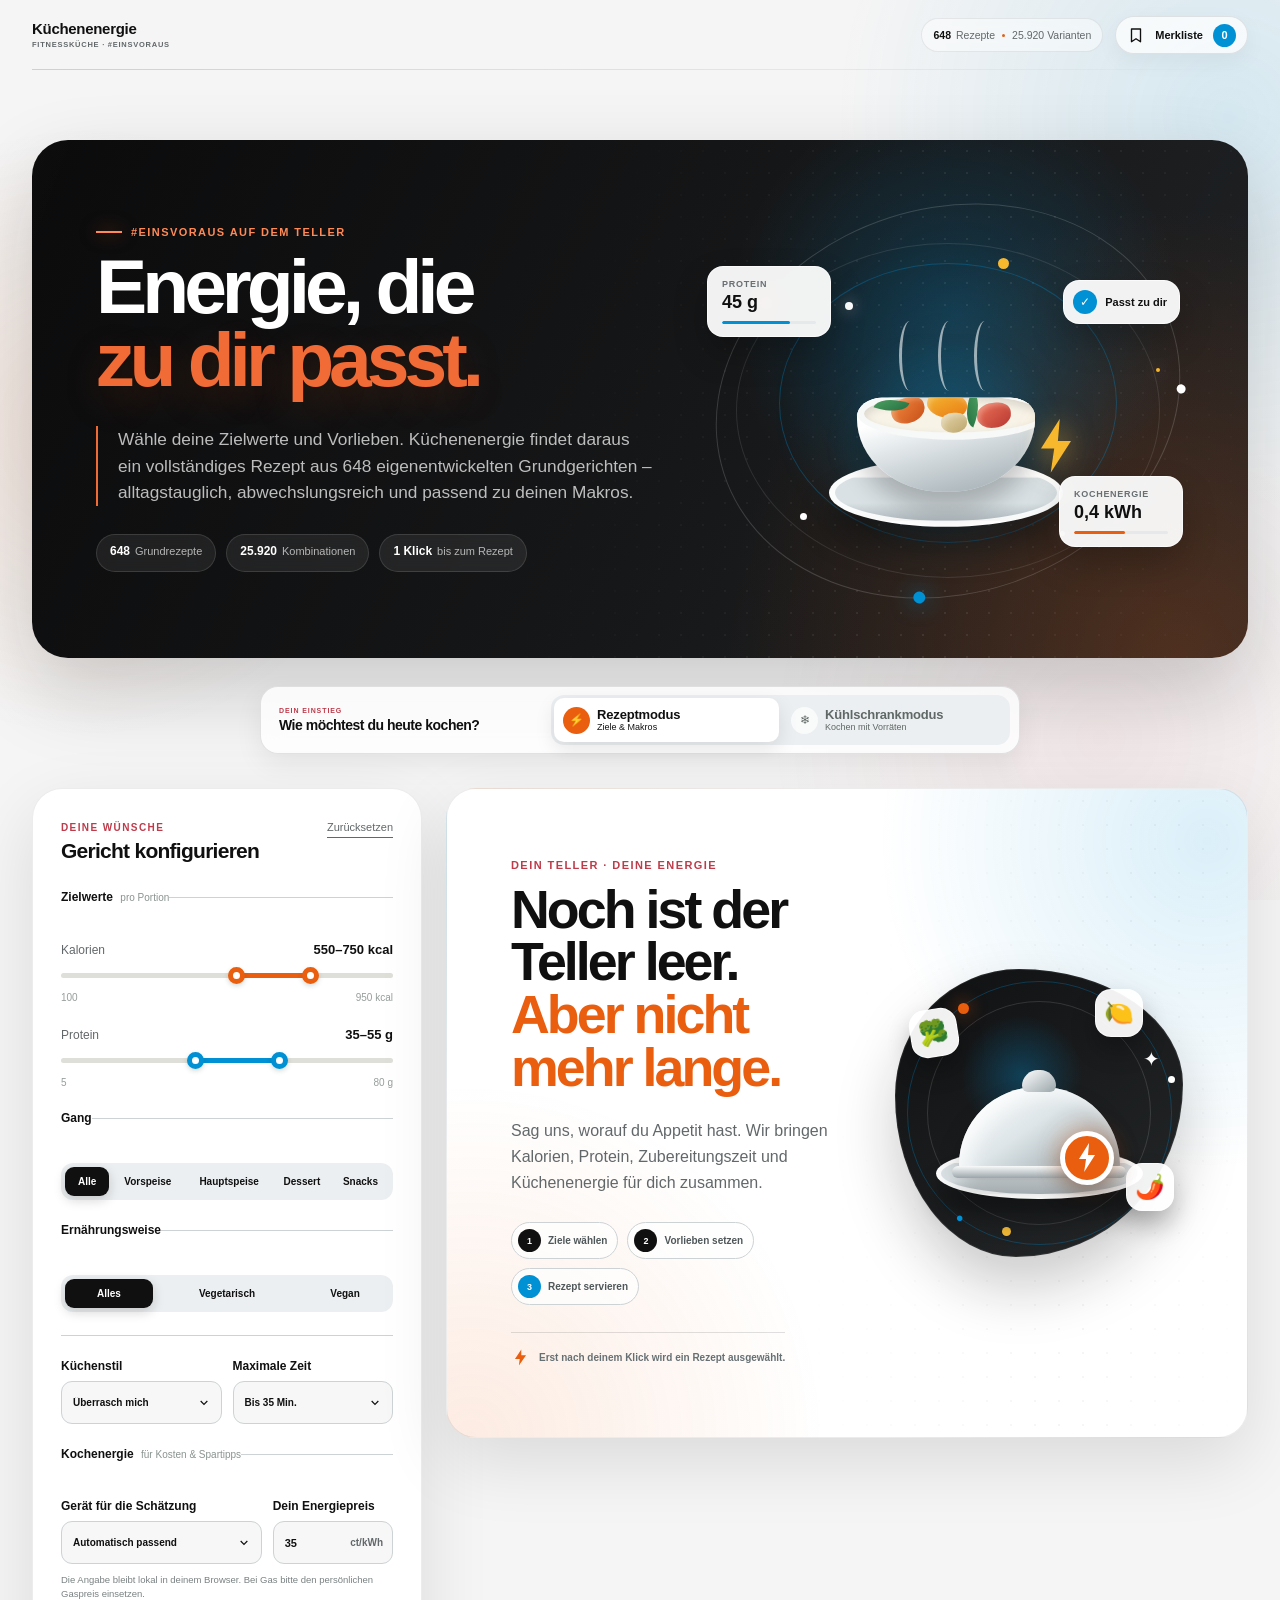
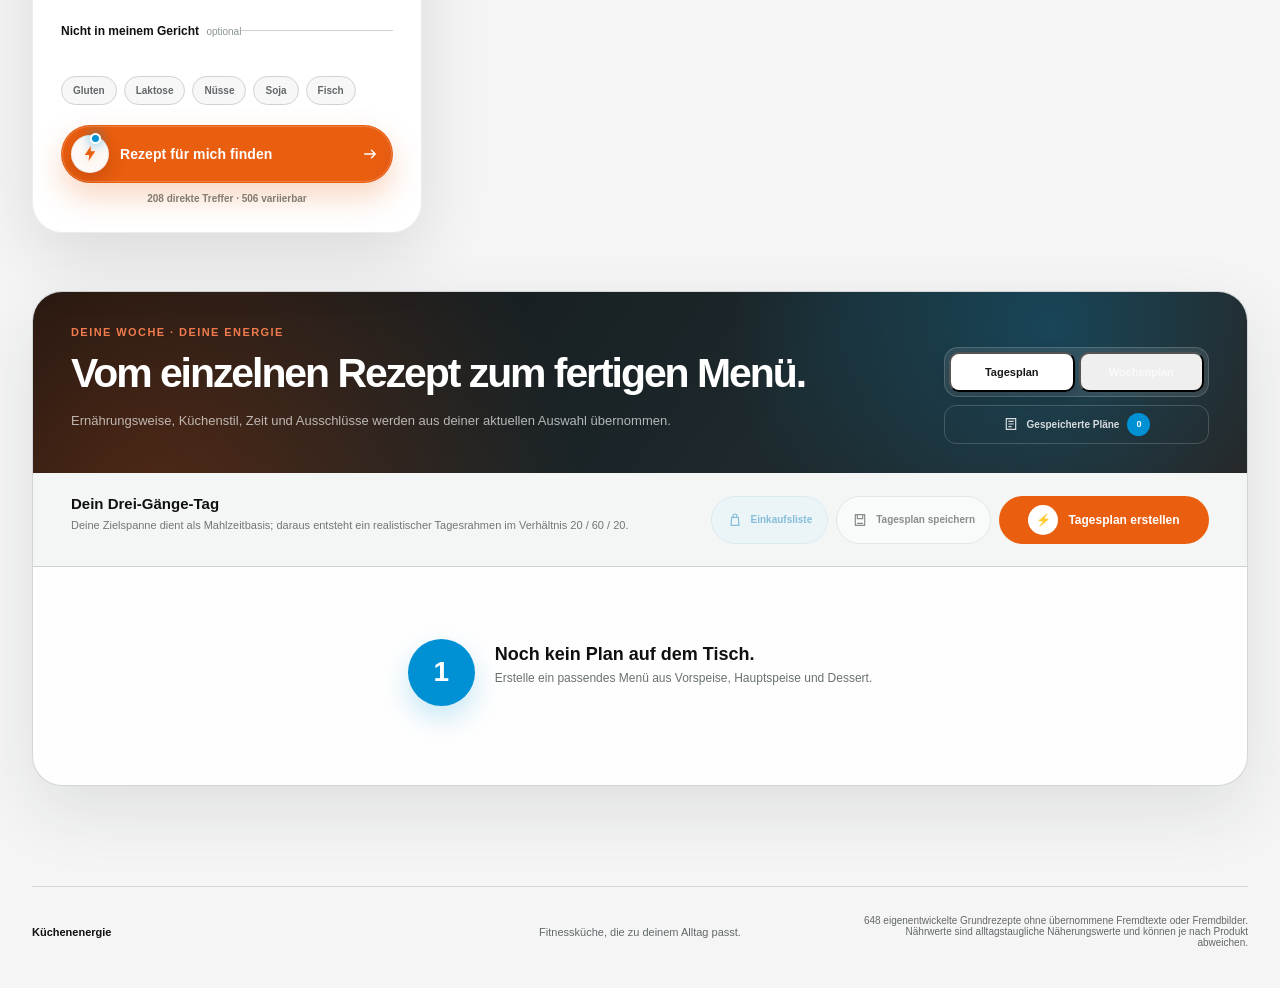
<file: index.html>
<!doctype html>
<html lang="de">
  <head>
    <meta charset="UTF-8" />
    <meta name="viewport" content="width=device-width, initial-scale=1.0" />
    <meta
      name="description"
      content="Küchenenergie stellt dir alltagstaugliche Fitnessgerichte passend zu deinen Kalorien, Makros und Vorlieben zusammen."
    />
    <title>Küchenenergie – Fitnessküche, die zu dir passt</title>
    <link rel="stylesheet" href="styles.css?v=24" />
  </head>
  <body>
    <a class="skip-link" href="#meal-form">Direkt zum Rezept-Konfigurator</a>
    <div class="noise" aria-hidden="true"></div>

    <header class="site-header">
      <a class="brand" href="#top" aria-label="Küchenenergie Startseite">
        <!-- eins-Energie-Logo bleibt als eins-energie-logo.svg für eine spätere Wiedereinbindung erhalten. -->
        <span class="brand-copy">
          <strong>Küchenenergie</strong>
          <small>Fitnessküche · #einsvoraus</small>
        </span>
      </a>

      <div class="header-actions">
        <span class="header-note"><strong id="header-recipe-count">648</strong> Rezepte <i></i> 25.920 Varianten</span>
        <button class="button button-quiet saved-trigger" id="open-saved" type="button" aria-label="Merkliste öffnen">
          <svg viewBox="0 0 24 24" aria-hidden="true"><path d="M6 4h12v17l-6-4-6 4z" /></svg>
          Merkliste <span class="saved-count" id="saved-count">0</span>
        </button>
      </div>
    </header>

    <main id="top">
      <section class="intro hero-banner" aria-labelledby="page-title">
        <div class="hero-copy">
          <p class="eyebrow"><span></span> #einsvoraus auf dem Teller</p>
          <h1 id="page-title">Energie, die <br /><em>zu dir passt.</em></h1>
          <p class="intro-copy">
            Wähle deine Zielwerte und Vorlieben. Küchenenergie findet daraus ein
            vollständiges Rezept aus 648 eigenentwickelten Grundgerichten – alltagstauglich,
            abwechslungsreich und passend zu deinen Makros.
          </p>
          <div class="hero-facts" aria-label="Vorteile von Küchenenergie">
            <span><strong>648</strong> Grundrezepte</span>
            <span><strong>25.920</strong> Kombinationen</span>
            <span><strong>1 Klick</strong> bis zum Rezept</span>
          </div>
        </div>

        <div class="hero-stage" aria-hidden="true">
          <span class="hero-orbit hero-orbit-outer"><i></i><i></i><i></i></span>
          <span class="hero-orbit hero-orbit-inner"><i></i><i></i></span>
          <span class="hero-spark hero-spark-one"></span>
          <span class="hero-spark hero-spark-two"></span>
          <span class="hero-spark hero-spark-three"></span>

          <div class="hero-dish">
            <span class="hero-dish-glow"></span>
            <span class="hero-steam hero-steam-one"></span>
            <span class="hero-steam hero-steam-two"></span>
            <span class="hero-steam hero-steam-three"></span>
            <span class="hero-plate"></span>
            <span class="hero-bowl">
              <i class="hero-food hero-food-one"></i>
              <i class="hero-food hero-food-two"></i>
              <i class="hero-food hero-food-three"></i>
              <i class="hero-food hero-food-four"></i>
              <i class="hero-leaf hero-leaf-one"></i>
              <i class="hero-leaf hero-leaf-two"></i>
            </span>
            <svg class="hero-bolt" viewBox="0 0 40 58" focusable="false">
              <path d="M23.8 2 5 31.8h13.2L14.7 56 35 24.1H21.9L23.8 2Z" />
            </svg>
          </div>

          <div class="hero-data hero-data-protein"><small>Protein</small><strong>45 g</strong><span></span></div>
          <div class="hero-data hero-data-energy"><small>Kochenergie</small><strong>0,4 kWh</strong><span></span></div>
          <div class="hero-data hero-data-match"><span>✓</span><strong>Passt zu dir</strong></div>
        </div>
      </section>

      <section class="experience-mode" aria-labelledby="experience-mode-title">
        <div class="experience-mode-copy">
          <span class="mode-kicker">Dein Einstieg</span>
          <h2 id="experience-mode-title">Wie möchtest du heute kochen?</h2>
        </div>
        <div class="experience-mode-switch" role="group" aria-label="Küchenenergie-Modus wählen">
          <button type="button" data-app-mode="planner" aria-pressed="true">
            <span aria-hidden="true">⚡</span><strong>Rezeptmodus</strong><small>Ziele &amp; Makros</small>
          </button>
          <button type="button" data-app-mode="fridge" aria-pressed="false">
            <span aria-hidden="true">❄</span><strong>Kühlschrankmodus</strong><small>Kochen mit Vorräten</small>
          </button>
        </div>
      </section>

      <section class="fridge-section" id="fridge-mode-panel" aria-labelledby="fridge-title" hidden>
        <div class="fridge-heading">
          <div>
            <p class="section-kicker">DEIN VORRAT · DEIN REZEPT</p>
            <h2 id="fridge-title">Was gibt dein Kühlschrank her?</h2>
            <p>Trage ein, was schon da ist. Küchenenergie zeigt dir passende Gerichte und was dafür eventuell noch fehlt.</p>
          </div>
          <span class="fridge-symbol" aria-hidden="true">❄</span>
        </div>

        <form class="fridge-search" id="fridge-form">
          <label for="fridge-input">Vorhandene Zutaten</label>
          <div class="fridge-search-box">
            <svg viewBox="0 0 24 24" aria-hidden="true"><circle cx="11" cy="11" r="7"/><path d="m16.5 16.5 4 4"/></svg>
            <input id="fridge-input" type="search" autocomplete="off" placeholder="z. B. Kartoffeln, Eier oder Paprika" />
            <button type="submit">Hinzufügen</button>
          </div>
          <p>Mehrere Zutaten kannst du mit Komma trennen.</p>
        </form>

        <div class="fridge-selected" id="fridge-selected" aria-live="polite"></div>

        <div class="fridge-common">
          <div><strong>Typische Vorräte &amp; Grundzutaten</strong><span>Einfach antippen</span></div>
          <div class="fridge-common-chips" id="fridge-common-chips"></div>
        </div>

        <p class="sr-only" id="fridge-announcement" role="status" aria-live="polite" aria-atomic="true"></p>
        <div class="fridge-results" id="fridge-results">
          <div class="fridge-empty"><span aria-hidden="true">🥕</span><strong>Deine Zutaten machen den Anfang.</strong><p>Wähle oben typische Vorräte aus oder gib eigene Zutaten ein.</p></div>
        </div>
      </section>

      <div class="builder-layout" id="builder-layout">
        <aside class="config-panel" aria-labelledby="config-title">
          <div class="panel-heading">
            <div>
              <span class="step-label">Deine Wünsche</span>
              <h2 id="config-title">Gericht konfigurieren</h2>
            </div>
            <button class="reset-button" id="reset-config" type="button">Zurücksetzen</button>
          </div>

          <form id="meal-form" aria-describedby="available-count">
            <!-- Vorübergehend ausgeblendet; Suche und Logik bleiben für eine spätere Reaktivierung erhalten. -->
            <section class="control-section search-section" aria-labelledby="search-title" hidden>
              <div class="search-heading">
                <div>
                  <h3 id="search-title">Rezepte durchsuchen</h3>
                  <p>Nach Gericht oder Zutat</p>
                </div>
              </div>

              <div class="search-box" role="search">
                <label class="sr-only" for="recipe-search">Rezept oder Zutat suchen</label>
                <svg viewBox="0 0 24 24" aria-hidden="true"><circle cx="11" cy="11" r="7"/><path d="m16.5 16.5 4 4"/></svg>
                <input
                  id="recipe-search"
                  name="recipeSearch"
                  type="search"
                  placeholder="z. B. Geschnetzeltes, Kartoffeln oder Tofu"
                  autocomplete="off"
                  spellcheck="false"
                  aria-describedby="search-status"
                  aria-controls="search-results"
                />
                <button id="clear-search" type="button" aria-label="Rezeptsuche leeren" hidden>
                  <svg viewBox="0 0 24 24" aria-hidden="true"><path d="m7 7 10 10M17 7 7 17"/></svg>
                </button>
              </div>

              <p class="search-status" id="search-status" role="status" aria-live="polite">Alle Rezepte werden berücksichtigt.</p>
              <ul class="search-results" id="search-results" aria-label="Rezeptvorschläge" hidden></ul>
            </section>

            <fieldset class="control-section target-section">
              <legend>Zielwerte <span>pro Portion</span></legend>

              <div class="range-control">
                <span class="range-head">
                  <span>Kalorien</span>
                  <output id="calories-output" for="calories-min calories-max">550–750 kcal</output>
                </span>
                <div class="dual-range calorie-dual" id="calorie-range">
                  <span class="range-track" aria-hidden="true"></span>
                  <input id="calories-min" name="caloriesMin" aria-label="Minimale Kalorien" type="range" min="100" max="950" step="25" value="550" />
                  <input id="calories-max" name="caloriesMax" aria-label="Maximale Kalorien" type="range" min="100" max="950" step="25" value="750" />
                </div>
                <span class="range-scale"><span>100</span><span>950 kcal</span></span>
              </div>

              <div class="range-control protein-control">
                <span class="range-head">
                  <span>Protein</span>
                  <output id="protein-output" for="protein-min protein-max">35–55 g</output>
                </span>
                <div class="dual-range protein-dual" id="protein-range">
                  <span class="range-track" aria-hidden="true"></span>
                  <input id="protein-min" name="proteinMin" aria-label="Minimales Protein" type="range" min="5" max="80" step="5" value="35" />
                  <input id="protein-max" name="proteinMax" aria-label="Maximales Protein" type="range" min="5" max="80" step="5" value="55" />
                </div>
                <span class="range-scale"><span>5</span><span>80 g</span></span>
              </div>
            </fieldset>

            <fieldset class="control-section">
              <legend>Gang</legend>
              <div class="segmented course-segmented" role="group" aria-label="Gang auswählen">
                <input type="radio" name="course" id="course-all" value="all" checked />
                <label for="course-all">Alle</label>
                <input type="radio" name="course" id="course-starter" value="starter" />
                <label for="course-starter">Vorspeise</label>
                <input type="radio" name="course" id="course-main" value="main" />
                <label for="course-main">Hauptspeise</label>
                <input type="radio" name="course" id="course-dessert" value="dessert" />
                <label for="course-dessert">Dessert</label>
                <input type="radio" name="course" id="course-snack" value="snack" />
                <label for="course-snack">Snacks</label>
              </div>
            </fieldset>

            <fieldset class="control-section">
              <legend>Ernährungsweise</legend>
              <div class="segmented" role="group" aria-label="Ernährungsweise">
                <input type="radio" name="diet" id="diet-all" value="all" checked />
                <label for="diet-all">Alles</label>
                <input type="radio" name="diet" id="diet-vegetarian" value="vegetarian" />
                <label for="diet-vegetarian">Vegetarisch</label>
                <input type="radio" name="diet" id="diet-vegan" value="vegan" />
                <label for="diet-vegan">Vegan</label>
              </div>
            </fieldset>

            <div class="control-section two-columns">
              <label class="select-control" for="cuisine">
                <span>Küchenstil</span>
                <span class="select-wrap">
                  <select id="cuisine" name="cuisine">
                    <option value="all">Überrasch mich</option>
                    <option value="saechsisch">Typisch sächsisch</option>
                    <option value="deutsch">Deutsch &amp; bodenständig</option>
                    <option value="mediterran">Mediterran</option>
                    <option value="asiatisch">Asiatisch</option>
                    <option value="mexikanisch">Mexikanisch</option>
                    <option value="orientalisch">Orientalisch</option>
                    <option value="indisch">Indisch</option>
                    <option value="klassisch">Modern &amp; klassisch</option>
                  </select>
                  <svg viewBox="0 0 24 24" aria-hidden="true"><path d="m7 9 5 5 5-5" /></svg>
                </span>
              </label>

              <label class="select-control" for="max-time">
                <span>Maximale Zeit</span>
                <span class="select-wrap">
                  <select id="max-time" name="maxTime">
                    <option value="60">Ganz entspannt</option>
                    <option value="15">Bis 15 Min.</option>
                    <option value="25">Bis 25 Min.</option>
                    <option value="35" selected>Bis 35 Min.</option>
                    <option value="45">Bis 45 Min.</option>
                  </select>
                  <svg viewBox="0 0 24 24" aria-hidden="true"><path d="m7 9 5 5 5-5" /></svg>
                </span>
              </label>
            </div>

            <fieldset class="control-section energy-settings-section">
              <legend>Kochenergie <span>für Kosten &amp; Spartipps</span></legend>
              <div class="energy-settings-grid">
                <label class="select-control" for="appliance">
                  <span>Gerät für die Schätzung</span>
                  <span class="select-wrap">
                    <select id="appliance" name="appliance">
                      <option value="auto" selected>Automatisch passend</option>
                      <option value="induction">Induktionskochfeld</option>
                      <option value="ceramic">Glaskeramik / Ceran</option>
                      <option value="hotplate">Elektrokochplatte</option>
                      <option value="oven">Elektrobackofen</option>
                      <option value="airfryer">Heißluftfritteuse</option>
                      <option value="microwave">Mikrowelle</option>
                      <option value="gas">Gaskochfeld</option>
                    </select>
                    <svg viewBox="0 0 24 24" aria-hidden="true"><path d="m7 9 5 5 5-5" /></svg>
                  </span>
                </label>

                <label class="number-control" for="energy-price">
                  <span>Dein Energiepreis</span>
                  <span class="number-wrap">
                    <input id="energy-price" name="energyPrice" type="number" inputmode="decimal" min="1" max="100" step="0.1" value="35" />
                    <b>ct/kWh</b>
                  </span>
                </label>
              </div>
              <p class="energy-settings-note">Die Angabe bleibt lokal in deinem Browser. Bei Gas bitte den persönlichen Gaspreis einsetzen.</p>
            </fieldset>

            <fieldset class="control-section exclusion-section">
              <legend>Nicht in meinem Gericht <span>optional</span></legend>
              <div class="chip-group">
                <input type="checkbox" name="exclude" id="exclude-gluten" value="gluten" />
                <label for="exclude-gluten">Gluten</label>
                <input type="checkbox" name="exclude" id="exclude-lactose" value="laktose" />
                <label for="exclude-lactose">Laktose</label>
                <input type="checkbox" name="exclude" id="exclude-nuts" value="nüsse" />
                <label for="exclude-nuts">Nüsse</label>
                <input type="checkbox" name="exclude" id="exclude-soy" value="soja" />
                <label for="exclude-soy">Soja</label>
                <input type="checkbox" name="exclude" id="exclude-fish" value="fisch" />
                <label for="exclude-fish">Fisch</label>
              </div>
            </fieldset>

            <button class="button button-primary generate-button" type="submit">
              <span class="generate-orb" aria-hidden="true">
                <svg viewBox="0 0 24 24"><path d="m13 2-8 12h6l-1 8 9-13h-6z" /></svg>
              </span>
              <span class="generate-label">Rezept für mich finden</span>
              <svg class="generate-arrow" viewBox="0 0 24 24" aria-hidden="true"><path d="M5 12h14M14 7l5 5-5 5" /></svg>
            </button>
            <p class="form-hint" id="available-count" aria-live="polite">648 Grundrezepte mit adaptiven Varianten</p>
          </form>
        </aside>

        <section class="result-area" id="result-area" aria-busy="false" aria-label="Rezeptergebnis">
          <p class="sr-only" id="result-announcement" role="status" aria-live="polite" aria-atomic="true"></p>
          <div class="recipe-placeholder" id="recipe-placeholder">
            <div class="placeholder-copy">
              <p class="section-kicker">DEIN TELLER · DEINE ENERGIE</p>
              <h2>Noch ist der Teller leer. <br /><em>Aber nicht mehr lange.</em></h2>
              <p>
                Sag uns, worauf du Appetit hast. Wir bringen Kalorien, Protein,
                Zubereitungszeit und Küchenenergie für dich zusammen.
              </p>
              <div class="placeholder-steps" aria-label="So funktioniert Küchenenergie">
                <span><b>1</b> Ziele wählen</span>
                <span><b>2</b> Vorlieben setzen</span>
                <span><b>3</b> Rezept servieren</span>
              </div>
              <p class="placeholder-hint">
                <svg viewBox="0 0 24 24" aria-hidden="true"><path d="m13 2-8 12h6l-1 8 9-13h-6z" /></svg>
                Erst nach deinem Klick wird ein Rezept ausgewählt.
              </p>
            </div>

            <div class="placeholder-art" aria-hidden="true">
              <span class="placeholder-orbit"><i></i><i></i><i></i></span>
              <span class="placeholder-ingredient placeholder-broccoli">🥦</span>
              <span class="placeholder-ingredient placeholder-lemon">🍋</span>
              <span class="placeholder-ingredient placeholder-pepper">🌶️</span>
              <span class="placeholder-spark placeholder-spark-one">✦</span>
              <span class="placeholder-spark placeholder-spark-two">●</span>
              <span class="placeholder-plate"></span>
              <span class="placeholder-cloche">
                <i></i>
              </span>
              <span class="placeholder-bolt">
                <svg viewBox="0 0 40 58"><path d="M23.8 2 5 31.8h13.2L14.7 56 35 24.1H21.9L23.8 2Z" /></svg>
              </span>
            </div>
          </div>

          <div class="recipe-card" id="recipe-card" hidden>
            <div class="recipe-visual" id="recipe-visual">
              <div class="visual-topline">
                <span class="match-badge" id="match-badge">
                  <span class="match-dot"></span><span id="match-value">96</span>% Makro-Treffer
                </span>
                <button class="icon-button visual-save" id="save-recipe" type="button" aria-label="Gericht merken">
                  <svg viewBox="0 0 24 24" aria-hidden="true"><path d="M6 4h12v17l-6-4-6 4z" /></svg>
                </button>
              </div>

              <div class="food-art" id="food-art" data-layout="0" data-pattern="dots" aria-hidden="true">
                <span class="art-orbit orbit-one"></span>
                <span class="art-orbit orbit-two"></span>
                <span class="art-plate"></span>
                <span class="food-main" id="food-main">🥗</span>
                <span class="food-accent food-accent-one" id="food-accent-one">🍗</span>
                <span class="food-accent food-accent-two" id="food-accent-two">🍋</span>
                <span class="art-spark spark-one">✦</span>
                <span class="art-spark spark-two">●</span>
                <span class="art-leaf leaf-one"></span>
                <span class="art-leaf leaf-two"></span>
              </div>

              <div class="visual-copy">
                <p id="recipe-cuisine">HAUPTSPEISE · DEUTSCH · MISCHKOST</p>
                <h2 id="recipe-title" tabindex="-1">Hähnchen-Geschnetzeltes mit Paprika und Reis</h2>
                <p id="recipe-description">Saftige Hähnchenstreifen in einer milden Paprikasauce mit lockerem Langkornreis.</p>
                <div class="recipe-meta" aria-label="Rezeptinformationen">
                  <span><svg viewBox="0 0 24 24" aria-hidden="true"><circle cx="12" cy="12" r="9"/><path d="M12 7v5l3 2"/></svg><b id="recipe-time">30 Min.</b></span>
                  <span><svg viewBox="0 0 24 24" aria-hidden="true"><path d="M4 19h16M6 16c0-6 3-9 6-9s6 3 6 9M12 7V4M9 4h6"/></svg><b id="recipe-level">Einfach</b></span>
                </div>
              </div>
            </div>

            <div class="recipe-content">
              <div class="macro-strip" aria-label="Nährwerte pro Portion">
                <div class="macro-item calories-macro">
                  <span>Kalorien</span><strong id="macro-calories">625</strong><small>kcal</small>
                </div>
                <div class="macro-item protein-macro">
                  <span>Protein</span><strong id="macro-protein">48</strong><small>g</small>
                  <i class="macro-bar"><i id="protein-bar"></i></i>
                </div>
                <div class="macro-item">
                  <span>Carbs</span><strong id="macro-carbs">70</strong><small>g</small>
                </div>
                <div class="macro-item">
                  <span>Fette</span><strong id="macro-fat">17</strong><small>g</small>
                </div>
              </div>

              <p class="adaptation-note" id="adaptation-note">
                Grundrezept und Mengen werden transparent an deine Zielspanne angepasst.
              </p>

              <section class="allergen-disclosure" aria-labelledby="allergen-heading">
                <div class="allergen-overview">
                  <span class="allergen-toggle-icon" aria-hidden="true">i</span>
                  <span class="allergen-label"><strong id="allergen-heading">Allergene</strong><small id="allergen-count">Direkt aus den Zutaten</small></span>
                  <ul class="allergen-list" id="allergen-list"></ul>
                </div>
                <p>Automatisch aus den Zutaten abgeleitet. Bei Allergien bitte zusätzlich die Packungsangaben prüfen.</p>
              </section>

              <section class="energy-insight" aria-labelledby="energy-heading">
                <div class="energy-heading-row">
                  <span class="energy-icon" aria-hidden="true">
                    <svg viewBox="0 0 24 24"><path d="m13 2-8 12h6l-1 8 9-13h-6z" /></svg>
                  </span>
                  <div>
                    <p class="section-kicker">KOCHENERGIE</p>
                    <h3 id="energy-heading">Was die Zubereitung ungefähr kostet</h3>
                  </div>
                  <span class="estimate-badge">Modellschätzung</span>
                </div>

                <div class="energy-metrics" aria-label="Geschätzter Energieverbrauch">
                  <article>
                    <span>Gerät</span>
                    <strong id="energy-device">Induktion</strong>
                    <small id="energy-device-note">automatisch erkannt</small>
                  </article>
                  <article>
                    <span>Verbrauch</span>
                    <strong><b id="energy-kwh">0,35</b> kWh</strong>
                    <small id="energy-kind">Strom · 1 Portion</small>
                  </article>
                  <article>
                    <span>Kochkosten</span>
                    <strong id="energy-cost">0,12 €</strong>
                    <small id="energy-price-note">bei 35 ct/kWh</small>
                  </article>
                </div>

                <div class="energy-saving">
                  <span id="energy-saving-percent">−16 %</span>
                  <p>
                    <strong id="energy-alternative-title">Deckel + Restwärme</strong>
                    <small id="energy-alternative-copy">ca. 0,29 kWh · 0,10 €</small>
                  </p>
                </div>

                <p class="energy-tip"><strong>So sparst du:</strong> <span id="energy-tip">Nutze einen passenden Topf mit Deckel und reduziere die Leistung nach dem Aufkochen.</span></p>
                <p class="energy-disclaimer" id="energy-disclaimer">Modellschätzung aus Geräteprofil, aktiver Garzeit und Portionszahl.</p>
                <details class="energy-method">
                  <summary>So wird geschätzt</summary>
                  <p>Das Modell kombiniert eine typische Leistungsaufnahme des gewählten Geräts mit der geschätzten aktiven Garzeit, der Portionszahl und deinem Energiepreis. Es misst kein reales Gerät.</p>
                  <a href="https://www.umweltbundesamt.de/umwelttipps-fuer-den-alltag/elektrogeraete/herd-kochfelder" target="_blank" rel="noopener noreferrer">Energiespartipps des Umweltbundesamts</a>
                </details>
              </section>

              <div class="recipe-toolbar">
                <div>
                  <p class="section-kicker">DEIN REZEPT</p>
                  <h3 id="detail-title">Hähnchen-Geschnetzeltes mit Paprika und Reis</h3>
                </div>
                <div class="serving-control" aria-label="Portionen wählen">
                  <span>Portionen</span>
                  <button type="button" id="serving-minus" aria-label="Eine Portion weniger">−</button>
                  <output id="servings" aria-live="polite">1</output>
                  <button type="button" id="serving-plus" aria-label="Eine Portion mehr">+</button>
                </div>
              </div>

              <div class="recipe-columns">
                <section class="ingredients-section" aria-labelledby="ingredients-heading">
                  <div class="section-title-row">
                    <h3 id="ingredients-heading">Zutaten</h3>
                    <button class="text-button" id="copy-list" type="button">
                      <svg viewBox="0 0 24 24" aria-hidden="true"><path d="M8 8h11v12H8z"/><path d="M5 16H4V4h11v1"/></svg>
                      Kopieren
                    </button>
                  </div>
                  <ul class="ingredient-list" id="ingredient-list"></ul>
                </section>

                <section class="method-section" aria-labelledby="method-heading">
                  <h3 id="method-heading">Schritt für Schritt</h3>
                  <ol class="method-list" id="method-list"></ol>
                </section>
              </div>

              <div class="coach-note">
                <span class="coach-icon" aria-hidden="true">
                  <svg viewBox="0 0 24 24"><path d="M9 18h6M10 22h4M8 14c-2-1-3-3-3-5a7 7 0 0 1 14 0c0 2-1 4-3 5-1 1-1 2-1 2H9s0-1-1-2z"/></svg>
                </span>
                <div>
                  <strong>Energie-Tipp</strong>
                  <p id="coach-tip">Brate das Fleisch in zwei Portionen und gib es erst am Ende zurück in die Sauce, damit es saftig bleibt.</p>
                </div>
              </div>

              <div class="result-actions">
                <button class="button button-secondary" id="print-recipe" type="button">
                  <svg viewBox="0 0 24 24" aria-hidden="true"><path d="M7 8V4h10v4M7 17H5a2 2 0 0 1-2-2v-4a2 2 0 0 1 2-2h14a2 2 0 0 1 2 2v4a2 2 0 0 1-2 2h-2M7 14h10v7H7z"/></svg>
                  Direkt drucken
                </button>
                <button class="button button-secondary" id="download-pdf" type="button">
                  <svg viewBox="0 0 24 24" aria-hidden="true"><path d="M12 3v12m0 0 4-4m-4 4-4-4M5 19h14v2H5z"/></svg>
                  PDF herunterladen
                </button>
                <button class="button button-dark" id="new-idea" type="button">
                  Neue Idee
                  <svg viewBox="0 0 24 24" aria-hidden="true"><path d="M20 12a8 8 0 1 1-2-5.3M20 4v6h-6" /></svg>
                </button>
              </div>
            </div>
          </div>

          <div class="no-result" id="no-result" hidden>
            <span aria-hidden="true">🥕</span>
            <h2 id="no-result-title" tabindex="-1">Für diese Kombination gibt es keinen realistischen Treffer.</h2>
            <p>Erweitere die Kalorien- oder Proteinspanne, entferne einen Ausschluss oder erhöhe die Zubereitungszeit.</p>
            <button class="button button-dark" id="broaden-search" type="button">Auswahl lockern</button>
          </div>
        </section>
      </div>

      <section class="planner-section" id="menu-planner" aria-labelledby="planner-title">
        <div class="planner-heading">
          <div>
            <p class="section-kicker">DEINE WOCHE · DEINE ENERGIE</p>
            <h2 id="planner-title">Vom einzelnen Rezept zum fertigen Menü.</h2>
            <p>Ernährungsweise, Küchenstil, Zeit und Ausschlüsse werden aus deiner aktuellen Auswahl übernommen.</p>
          </div>
          <div class="planner-heading-actions">
            <div class="planner-switch" role="group" aria-label="Planungszeitraum wählen">
              <button type="button" data-planner-mode="day" aria-pressed="true">Tagesplan</button>
              <button type="button" data-planner-mode="week" aria-pressed="false">Wochenplan</button>
            </div>
            <a class="planner-library-link" href="wochenplaene.html">
              <svg viewBox="0 0 24 24" aria-hidden="true"><path d="M5 4h14v16H5zM8 8h8M8 12h8M8 16h5" /></svg>
              Gespeicherte Pläne
              <span id="saved-week-count">0</span>
            </a>
          </div>
        </div>

        <div class="planner-toolbar">
          <div>
            <strong id="planner-mode-title">Dein Drei-Gänge-Tag</strong>
            <p id="planner-mode-copy">Deine Zielspanne dient als Mahlzeitbasis; daraus entsteht ein realistischer Tagesrahmen im Verhältnis 20 / 60 / 20.</p>
          </div>
          <div class="planner-toolbar-actions">
            <button class="button planner-shopping" id="create-shopping-list" type="button" disabled>
              <svg viewBox="0 0 24 24" aria-hidden="true"><path d="M7 8h10l1 12H6L7 8Zm2 0V6a3 3 0 0 1 6 0v2" /></svg>
              Einkaufsliste
            </button>
            <button class="button planner-save" id="save-plan" type="button" disabled>
              <svg viewBox="0 0 24 24" aria-hidden="true"><path d="M5 4h14v16H5zM8 4v6h8V4M8 17h8" /></svg>
              <span id="save-plan-label">Tagesplan speichern</span>
            </button>
            <button class="button planner-generate" id="generate-plan" type="button">
              <span aria-hidden="true">⚡</span>
              <span id="generate-plan-label">Tagesplan erstellen</span>
            </button>
          </div>
        </div>

        <p class="sr-only" id="planner-announcement" role="status" aria-live="polite" aria-atomic="true"></p>
        <div class="planner-result" id="planner-result">
          <div class="planner-empty">
            <span aria-hidden="true">7</span>
            <div><strong>Noch kein Plan auf dem Tisch.</strong><p>Wähle Tages- oder Wochenplan und lass dir passende Menüs zusammenstellen.</p></div>
          </div>
        </div>
      </section>
    </main>

    <footer>
      <span>Küchenenergie</span>
      <p>Fitnessküche, die zu deinem Alltag passt.</p>
      <small>648 eigenentwickelte Grundrezepte ohne übernommene Fremdtexte oder Fremdbilder. Nährwerte sind alltagstaugliche Näherungswerte und können je nach Produkt abweichen.</small>
    </footer>

    <dialog class="saved-dialog" id="saved-dialog" aria-labelledby="saved-title">
      <div class="dialog-heading">
        <div><span class="step-label">Für später</span><h2 id="saved-title">Deine Merkliste</h2><p>Rezepte und Pläne an einem Ort.</p></div>
        <button class="icon-button" id="close-saved" type="button" aria-label="Merkliste schließen">
          <svg viewBox="0 0 24 24" aria-hidden="true"><path d="m6 6 12 12M18 6 6 18" /></svg>
        </button>
      </div>
      <div class="saved-list" id="saved-list"></div>
    </dialog>

    <dialog class="shopping-dialog" id="shopping-dialog" aria-labelledby="shopping-title">
      <div class="dialog-heading">
        <div><span class="step-label">Automatisch gebündelt</span><h2 id="shopping-title">Deine Einkaufsliste</h2><p id="shopping-source"></p></div>
        <button class="icon-button" id="close-shopping-list" type="button" aria-label="Einkaufsliste schließen">
          <svg viewBox="0 0 24 24" aria-hidden="true"><path d="m6 6 12 12M18 6 6 18" /></svg>
        </button>
      </div>
      <label class="shopping-people" for="shopping-people"><span>Für</span><select id="shopping-people"><option value="1">1 Person</option><option value="2">2 Personen</option><option value="3">3 Personen</option><option value="4">4 Personen</option><option value="5">5 Personen</option><option value="6">6 Personen</option></select></label>
      <div class="shopping-list" id="shopping-list"></div>
      <div class="shopping-actions">
        <button class="button button-secondary" id="copy-shopping-list" type="button">Liste kopieren</button>
        <button class="button button-dark" id="print-shopping-list" type="button">Liste drucken</button>
      </div>
    </dialog>

    <div class="toast" id="toast" role="status" aria-live="polite"></div>

    <script src="recipe-catalog.js"></script>
    <script src="recipe-catalog-extension.js?v=25"></script>
    <script src="recipe-quality.js"></script>
    <script src="recipe-visuals.js"></script>
    <script src="nutrition-engine.js"></script>
    <script src="energy-engine.js"></script>
    <script src="shopping-list.js"></script>
    <script src="pdf-export.js"></script>
    <script src="app.js?v=25"></script>
  </body>
</html>
</file>
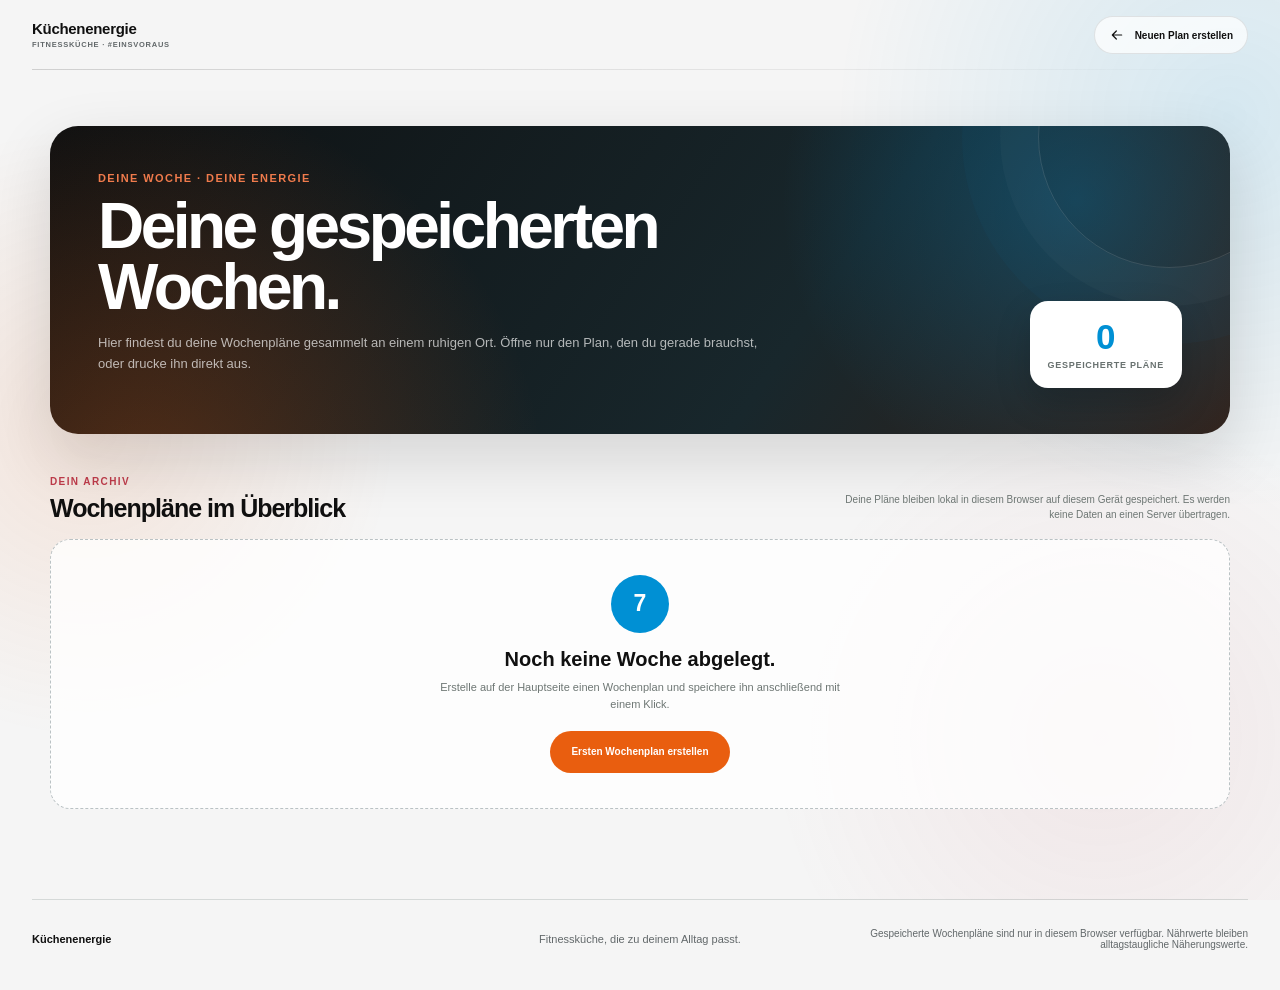
<file: wochenplaene.html>
<!doctype html>
<html lang="de">
  <head>
    <meta charset="UTF-8" />
    <meta name="viewport" content="width=device-width, initial-scale=1.0" />
    <meta name="description" content="Gespeicherte Wochenpläne aus Küchenenergie ansehen, drucken und verwalten." />
    <title>Gespeicherte Wochenpläne – Küchenenergie</title>
    <link rel="stylesheet" href="styles.css?v=24" />
  </head>
  <body class="saved-plans-page">
    <a class="skip-link" href="#saved-week-plans-list">Direkt zu den gespeicherten Plänen</a>
    <div class="noise" aria-hidden="true"></div>

    <header class="site-header">
      <a class="brand" href="index.html" aria-label="Zur Küchenenergie Startseite">
        <span class="brand-copy">
          <strong>Küchenenergie</strong>
          <small>Fitnessküche · #einsvoraus</small>
        </span>
      </a>
      <a class="button saved-plans-header-action" href="index.html#menu-planner">
        <svg viewBox="0 0 24 24" aria-hidden="true"><path d="M19 12H5m6-6-6 6 6 6" /></svg>
        Neuen Plan erstellen
      </a>
    </header>

    <main class="saved-plans-main">
      <section class="saved-plans-hero" aria-labelledby="saved-plans-title">
        <div>
          <p class="section-kicker">DEINE WOCHE · DEINE ENERGIE</p>
          <h1 id="saved-plans-title">Deine gespeicherten Wochen.</h1>
          <p>Hier findest du deine Wochenpläne gesammelt an einem ruhigen Ort. Öffne nur den Plan, den du gerade brauchst, oder drucke ihn direkt aus.</p>
        </div>
        <div class="saved-plans-count" aria-label="Anzahl gespeicherter Wochenpläne">
          <strong id="saved-plan-page-count">0</strong>
          <span id="saved-plan-page-label">gespeicherte Pläne</span>
        </div>
      </section>

      <section aria-labelledby="saved-list-title">
        <div class="saved-plans-toolbar">
          <div>
            <span class="step-label">Dein Archiv</span>
            <h2 id="saved-list-title">Wochenpläne im Überblick</h2>
          </div>
          <p>Deine Pläne bleiben lokal in diesem Browser auf diesem Gerät gespeichert. Es werden keine Daten an einen Server übertragen.</p>
        </div>
        <p class="sr-only" id="saved-plans-announcement" role="status" aria-live="polite" aria-atomic="true"></p>
        <div class="saved-plans-list" id="saved-week-plans-list"></div>
      </section>
    </main>

    <footer>
      <span>Küchenenergie</span>
      <p>Fitnessküche, die zu deinem Alltag passt.</p>
      <small>Gespeicherte Wochenpläne sind nur in diesem Browser verfügbar. Nährwerte bleiben alltagstaugliche Näherungswerte.</small>
    </footer>

    <dialog class="shopping-dialog" id="shopping-dialog" aria-labelledby="shopping-title">
      <div class="dialog-heading">
        <div><span class="step-label">Automatisch gebündelt</span><h2 id="shopping-title">Deine Einkaufsliste</h2><p id="shopping-source"></p></div>
        <button class="icon-button" id="close-shopping-list" type="button" aria-label="Einkaufsliste schließen"><svg viewBox="0 0 24 24" aria-hidden="true"><path d="m6 6 12 12M18 6 6 18" /></svg></button>
      </div>
      <label class="shopping-people" for="shopping-people"><span>Für</span><select id="shopping-people"><option value="1">1 Person</option><option value="2">2 Personen</option><option value="3">3 Personen</option><option value="4">4 Personen</option><option value="5">5 Personen</option><option value="6">6 Personen</option></select></label>
      <div class="shopping-list" id="shopping-list"></div>
      <div class="shopping-actions"><button class="button button-secondary" id="copy-shopping-list" type="button">Liste kopieren</button><button class="button button-dark" id="print-shopping-list" type="button">Liste drucken</button></div>
    </dialog>

    <div class="toast" id="toast" role="status" aria-live="polite"></div>
    <script src="recipe-catalog.js"></script>
    <script src="recipe-catalog-extension.js?v=25"></script>
    <script src="recipe-quality.js"></script>
    <script src="shopping-list.js"></script>
    <script src="wochenplaene.js"></script>
  </body>
</html>
</file>
<file: styles.css>
:root {
  --ink: #101010;
  --ink-soft: #62686a;
  --forest: #101010;
  --forest-light: #303030;
  --cream: #f5f5f5;
  --paper: #ffffff;
  --line: #cdd3d5;
  --orange: #e95e0f;
  --orange-dark: #be3b4a;
  --lime: #fde9db;
  --blue: #0090d4;
  --shadow: 0 24px 70px rgba(0, 0, 0, 0.11);
  --radius-xl: 30px;
  --radius-lg: 22px;
  --radius-md: 15px;
}

* {
  box-sizing: border-box;
}

html {
  scroll-behavior: smooth;
}

body {
  margin: 0;
  min-width: 320px;
  color: var(--ink);
  background: var(--cream);
  font-family: "Urbanist", "Avenir Next", Avenir, "Segoe UI", sans-serif;
  -webkit-font-smoothing: antialiased;
}

button,
input,
select {
  font: inherit;
}

button,
select,
input[type="range"],
input[type="checkbox"] + label,
input[type="radio"] + label {
  cursor: pointer;
}

button:focus-visible,
select:focus-visible,
input:focus-visible,
a:focus-visible,
summary:focus-visible {
  outline: 3px solid rgba(233, 94, 15, 0.32);
  outline-offset: 3px;
}

.sr-only {
  position: absolute !important;
  width: 1px !important;
  height: 1px !important;
  padding: 0 !important;
  overflow: hidden !important;
  clip: rect(0, 0, 0, 0) !important;
  white-space: nowrap !important;
  border: 0 !important;
}

.skip-link {
  position: fixed;
  z-index: 100;
  top: 12px;
  left: 12px;
  padding: 11px 16px;
  color: var(--paper);
  background: var(--ink);
  border-radius: 999px;
  font-size: 13px;
  font-weight: 800;
  text-decoration: none;
  transform: translateY(-160%);
  transition: transform 160ms ease;
}

.skip-link:focus {
  transform: translateY(0);
}

.noise {
  position: fixed;
  inset: 0;
  z-index: -1;
  pointer-events: none;
  opacity: 1;
  background:
    radial-gradient(circle at 96% 13%, rgba(0, 144, 212, 0.13), transparent 27%),
    radial-gradient(circle at 7% 48%, rgba(233, 94, 15, 0.11), transparent 24%),
    radial-gradient(circle at 86% 82%, rgba(190, 59, 74, 0.08), transparent 25%);
}

.site-header {
  position: relative;
  width: min(1440px, calc(100% - 64px));
  min-height: 70px;
  margin: 0 auto;
  padding: 12px 0;
  display: flex;
  align-items: center;
  justify-content: space-between;
  gap: 24px;
}

.site-header::after {
  position: absolute;
  right: 0;
  bottom: 0;
  left: 0;
  height: 1px;
  content: "";
  background: linear-gradient(90deg, rgba(16, 16, 16, .16), rgba(16, 16, 16, .05) 72%, transparent);
}

.brand {
  display: inline-flex;
  align-items: center;
  gap: 13px;
  min-width: 0;
  color: var(--ink);
  text-decoration: none;
}

.brand-logo {
  display: block;
  width: 93px;
  height: auto;
  flex: 0 0 auto;
}

.brand-copy {
  display: flex;
  flex-direction: column;
  min-width: 0;
  line-height: 1;
}

.brand-copy strong {
  font-size: 15px;
  font-weight: 800;
  letter-spacing: -0.02em;
}

.brand-copy small {
  margin-top: 5px;
  color: var(--ink-soft);
  font-size: 7.5px;
  font-weight: 700;
  letter-spacing: 0.1em;
  text-transform: uppercase;
}

.header-actions {
  display: flex;
  align-items: center;
  gap: 12px;
}

.header-note {
  display: inline-flex;
  align-items: center;
  gap: 5px;
  min-height: 34px;
  padding: 0 11px;
  color: var(--ink-soft);
  background: rgba(255, 255, 255, .48);
  border: 1px solid rgba(16, 16, 16, .08);
  border-radius: 999px;
  font-size: 10.5px;
  white-space: nowrap;
  backdrop-filter: blur(8px);
}

.header-note strong {
  color: var(--ink);
  font-weight: 800;
}

.header-note i {
  width: 3px;
  height: 3px;
  margin: 0 2px;
  background: var(--orange);
  border-radius: 50%;
}

.site-header .saved-trigger {
  min-height: 38px;
  padding: 0 11px;
  background: rgba(255, 255, 255, .72);
  border-color: rgba(16, 16, 16, .1);
  box-shadow: 0 7px 22px rgba(16, 16, 16, .05);
  font-size: 11px;
}

.button {
  min-height: 48px;
  border: 0;
  border-radius: 999px;
  display: inline-flex;
  align-items: center;
  justify-content: center;
  gap: 10px;
  padding: 0 21px;
  font-weight: 700;
  transition: transform 160ms ease, background 160ms ease, color 160ms ease, box-shadow 160ms ease;
}

.button:hover {
  transform: translateY(-2px);
}

button:disabled {
  cursor: not-allowed;
  opacity: 0.45;
}

.button svg,
.icon-button svg,
.text-button svg,
.recipe-meta svg {
  width: 18px;
  height: 18px;
  fill: none;
  stroke: currentColor;
  stroke-width: 1.8;
  stroke-linecap: round;
  stroke-linejoin: round;
}

.button-quiet {
  min-height: 40px;
  padding: 0 13px;
  color: var(--ink);
  background: rgba(255, 253, 248, 0.7);
  border: 1px solid var(--line);
  font-size: 13px;
}

.saved-count {
  min-width: 23px;
  height: 23px;
  display: grid;
  place-items: center;
  color: var(--paper);
  background: var(--blue);
  border-radius: 50%;
  font-size: 11px;
}

main {
  width: min(1440px, calc(100% - 64px));
  margin: 0 auto;
  padding: 70px 0 100px;
}

.intro {
  position: relative;
  display: grid;
  grid-template-columns: minmax(0, 1.08fr) minmax(390px, 0.92fr);
  gap: clamp(24px, 4vw, 72px);
  align-items: center;
  margin: 0 0 55px;
}

.hero-banner {
  min-height: 500px;
  padding: clamp(42px, 5vw, 74px);
  overflow: hidden;
  isolation: isolate;
  color: var(--paper);
  background:
    radial-gradient(circle at 76% 34%, rgba(0, 144, 212, 0.25), transparent 23%),
    radial-gradient(circle at 94% 100%, rgba(233, 94, 15, 0.24), transparent 36%),
    linear-gradient(118deg, #0b0b0c 0%, #161718 55%, #202326 100%);
  border-radius: 36px;
  box-shadow: 0 32px 80px rgba(16, 16, 16, 0.19);
}

.hero-banner::before {
  position: absolute;
  z-index: -1;
  inset: -50%;
  content: "";
  background: linear-gradient(110deg, transparent 39%, rgba(255, 255, 255, 0.055) 48%, transparent 57%);
  transform: translateX(-35%);
  animation: hero-light-sweep 10s ease-in-out infinite;
  pointer-events: none;
}

.hero-banner::after {
  position: absolute;
  z-index: -1;
  inset: 0;
  content: "";
  opacity: 0.12;
  background-image: radial-gradient(circle, rgba(255, 255, 255, 0.68) 1px, transparent 1.5px);
  background-size: 22px 22px;
  -webkit-mask-image: linear-gradient(100deg, transparent 0 43%, #000 75%, transparent 100%);
  mask-image: linear-gradient(100deg, transparent 0 43%, #000 75%, transparent 100%);
  pointer-events: none;
}

.hero-copy {
  position: relative;
  z-index: 3;
}

.eyebrow,
.section-kicker {
  margin: 0 0 12px;
  color: var(--orange-dark);
  font-size: 11px;
  font-weight: 800;
  letter-spacing: 0.13em;
  text-transform: uppercase;
}

.eyebrow {
  display: flex;
  align-items: center;
  gap: 9px;
}

.eyebrow span {
  width: 26px;
  height: 2px;
  background: currentColor;
}

.intro h1 {
  max-width: 800px;
  margin: 0;
  font-size: clamp(44px, 6vw, 86px);
  line-height: 0.95;
  letter-spacing: -0.065em;
}

.intro h1 em {
  color: var(--orange);
  font-family: inherit;
  font-style: normal;
  font-weight: 800;
}

.hero-banner h1 {
  color: var(--paper);
  text-wrap: balance;
}

.hero-banner h1 em {
  display: inline-block;
  color: #f06b36;
  text-shadow: 0 12px 42px rgba(233, 94, 15, 0.18);
}

.intro-copy {
  max-width: 470px;
  margin: 0 0 5px;
  padding-left: 24px;
  color: var(--ink-soft);
  border-left: 2px solid var(--orange);
  font-size: 17px;
  line-height: 1.65;
}

.hero-banner .eyebrow {
  color: #ff8a58;
}

.hero-banner .eyebrow span {
  box-shadow: 0 0 18px rgba(233, 94, 15, 0.72);
}

.hero-banner .intro-copy {
  max-width: 650px;
  margin: 30px 0 0;
  padding-left: 20px;
  color: rgba(255, 255, 255, 0.72);
  border-left-color: #f06b36;
  font-size: clamp(15px, 1.35vw, 18px);
  line-height: 1.55;
}

.hero-facts {
  display: flex;
  flex-wrap: wrap;
  gap: 10px;
  margin-top: 28px;
}

.hero-facts span {
  display: inline-flex;
  align-items: baseline;
  gap: 5px;
  min-height: 38px;
  padding: 9px 13px;
  color: rgba(255, 255, 255, 0.67);
  background: rgba(255, 255, 255, 0.075);
  border: 1px solid rgba(255, 255, 255, 0.12);
  border-radius: 999px;
  backdrop-filter: blur(8px);
  font-size: 11px;
}

.hero-facts strong {
  color: var(--paper);
  font-size: 12px;
}

.hero-stage {
  position: relative;
  z-index: 2;
  width: min(100%, 520px);
  min-height: 390px;
  justify-self: end;
}

.hero-stage::before {
  position: absolute;
  inset: 10% 5% 4% 6%;
  content: "";
  border: 1px solid rgba(255, 255, 255, 0.1);
  border-radius: 50%;
  background: radial-gradient(circle, rgba(0, 144, 212, 0.13), transparent 65%);
  animation: hero-breathe 5.5s ease-in-out infinite;
}

.hero-orbit {
  position: absolute;
  border: 1px solid rgba(255, 255, 255, 0.16);
  border-radius: 50%;
  animation: hero-orbit-spin 16s linear infinite;
}

.hero-orbit i {
  position: absolute;
  display: block;
  border-radius: 50%;
}

.hero-orbit-outer {
  inset: 1% 0 0 1%;
  transform: rotate(-18deg);
}

.hero-orbit-outer i:nth-child(1) {
  top: 9%;
  left: 18%;
  width: 15px;
  height: 15px;
  background: var(--orange);
  box-shadow: 0 0 20px rgba(233, 94, 15, 0.74);
}

.hero-orbit-outer i:nth-child(2) {
  right: 1%;
  bottom: 33%;
  width: 9px;
  height: 9px;
  background: var(--paper);
}

.hero-orbit-outer i:nth-child(3) {
  bottom: 2%;
  left: 30%;
  width: 12px;
  height: 12px;
  background: var(--blue);
  box-shadow: 0 0 22px rgba(0, 144, 212, 0.8);
}

.hero-orbit-inner {
  inset: 15% 14% 13% 15%;
  border-color: rgba(0, 144, 212, 0.32);
  animation-direction: reverse;
  animation-duration: 11s;
}

.hero-orbit-inner i:first-child {
  top: -6px;
  right: 32%;
  width: 11px;
  height: 11px;
  background: #f8b82e;
}

.hero-orbit-inner i:last-child {
  bottom: 8%;
  left: 6%;
  width: 7px;
  height: 7px;
  background: var(--paper);
}

.hero-dish {
  --dish-scale: 1;
  position: absolute;
  z-index: 3;
  top: 50%;
  left: 50%;
  width: 250px;
  height: 220px;
  transform: translate(-50%, -41%) scale(var(--dish-scale));
  animation: hero-dish-float 5s ease-in-out infinite;
}

.hero-dish-glow {
  position: absolute;
  inset: 34px -20px -15px;
  background: radial-gradient(circle, rgba(0, 144, 212, 0.3), transparent 65%);
  filter: blur(6px);
}

.hero-plate {
  position: absolute;
  left: 8px;
  bottom: 2px;
  width: 234px;
  height: 68px;
  background: linear-gradient(180deg, #fff 0 22%, #d9e1e4 23% 68%, #aeb8bd 100%);
  border: 6px solid rgba(255, 255, 255, 0.9);
  border-radius: 50%;
  box-shadow: 0 24px 30px rgba(0, 0, 0, 0.34);
}

.hero-bowl {
  position: absolute;
  left: 36px;
  bottom: 37px;
  width: 178px;
  height: 94px;
  overflow: hidden;
  background: linear-gradient(165deg, #fff 0 22%, #e7ecee 40%, #9da9af 100%);
  border-radius: 14% 14% 48% 48% / 20% 20% 78% 78%;
  box-shadow: inset 0 6px 7px rgba(255, 255, 255, 0.8), 0 18px 24px rgba(0, 0, 0, 0.23);
}

.hero-bowl::before {
  position: absolute;
  z-index: 3;
  top: -10px;
  left: 0;
  width: 100%;
  height: 38px;
  content: "";
  background: #f8f3e7;
  border: 7px solid #f7f8f8;
  border-radius: 50%;
  box-shadow: inset 0 4px 10px rgba(16, 16, 16, 0.14);
}

.hero-food,
.hero-leaf {
  position: absolute;
  z-index: 5;
  display: block;
}

.hero-food {
  width: 34px;
  height: 25px;
  background: linear-gradient(145deg, #f28a3f, #c84f19);
  border-radius: 48% 40% 52% 46%;
  box-shadow: inset 3px 3px 5px rgba(255, 255, 255, 0.25);
}

.hero-food-one { top: 0; left: 34px; transform: rotate(-16deg); }
.hero-food-two { top: -5px; left: 70px; width: 40px; background: linear-gradient(145deg, #f5bd36, #e87711); transform: rotate(12deg); }
.hero-food-three { top: 5px; right: 24px; background: linear-gradient(145deg, #ec7357, #b83732); transform: rotate(-6deg); }
.hero-food-four { top: 15px; left: 84px; width: 26px; height: 20px; background: linear-gradient(145deg, #e6d7ad, #bca56b); }

.hero-leaf {
  width: 33px;
  height: 15px;
  background: linear-gradient(135deg, #55a768, #1d683b);
  border-radius: 100% 0 100% 0;
}

.hero-leaf-one { top: 0; left: 18px; transform: rotate(18deg); }
.hero-leaf-two { top: 4px; right: 46px; transform: rotate(112deg); }

.hero-steam {
  position: absolute;
  z-index: 2;
  top: 12px;
  width: 22px;
  height: 70px;
  border-left: 3px solid rgba(255, 255, 255, 0.58);
  border-radius: 50%;
  filter: blur(0.3px);
  animation: hero-steam-rise 3.2s ease-in-out infinite;
}

.hero-steam-one { left: 78px; }
.hero-steam-two { left: 117px; animation-delay: -1.1s; animation-duration: 3.7s; }
.hero-steam-three { left: 153px; animation-delay: -2s; animation-duration: 3s; }

.hero-bolt {
  position: absolute;
  z-index: 6;
  right: -5px;
  bottom: 54px;
  width: 40px;
  fill: #f8b82e;
  filter: drop-shadow(0 0 14px rgba(248, 184, 46, 0.62));
  animation: hero-bolt-pulse 2.4s ease-in-out infinite;
}

.hero-data {
  position: absolute;
  z-index: 5;
  min-width: 124px;
  padding: 12px 14px;
  color: var(--ink);
  background: rgba(255, 255, 255, 0.94);
  border: 1px solid rgba(255, 255, 255, 0.7);
  border-radius: 16px;
  box-shadow: 0 16px 34px rgba(0, 0, 0, 0.22);
  backdrop-filter: blur(10px);
  animation: hero-card-float 5s ease-in-out infinite;
}

.hero-data small,
.hero-data strong {
  display: block;
}

.hero-data small {
  margin-bottom: 3px;
  color: #686f72;
  font-size: 9px;
  font-weight: 800;
  letter-spacing: 0.08em;
  text-transform: uppercase;
}

.hero-data strong { font-size: 18px; }

.hero-data > span:not(:first-child) {
  display: block;
  width: 100%;
  height: 3px;
  margin-top: 8px;
  overflow: hidden;
  background: #e5e9ea;
  border-radius: 999px;
}

.hero-data > span:not(:first-child)::after {
  display: block;
  width: 72%;
  height: 100%;
  content: "";
  background: var(--blue);
  border-radius: inherit;
  transform-origin: left;
  animation: hero-meter 4s ease-in-out infinite;
}

.hero-data-protein { top: 62px; left: 0; }
.hero-data-energy { right: 1px; bottom: 47px; animation-delay: -1.7s; }
.hero-data-energy > span:not(:first-child)::after { width: 54%; background: var(--orange); animation-delay: -1.1s; }

.hero-data-match {
  right: 4px;
  top: 76px;
  display: flex;
  align-items: center;
  gap: 8px;
  min-width: 0;
  padding: 9px 12px 9px 9px;
  animation-delay: -3s;
}

.hero-data-match span {
  display: grid;
  width: 24px;
  height: 24px;
  place-items: center;
  color: var(--paper);
  background: var(--blue);
  border-radius: 50%;
  font-size: 12px;
}

.hero-data-match strong { font-size: 11px; }

.hero-spark {
  position: absolute;
  z-index: 4;
  width: 8px;
  height: 8px;
  background: var(--paper);
  border-radius: 50%;
  box-shadow: 0 0 16px rgba(255, 255, 255, 0.55);
  animation: hero-spark-pulse 2.8s ease-in-out infinite;
}

.hero-spark-one { top: 25%; left: 29%; }
.hero-spark-two { right: 25%; bottom: 15%; width: 5px; height: 5px; animation-delay: -1.1s; }
.hero-spark-three { top: 42%; right: 5%; width: 4px; height: 4px; background: #f8b82e; animation-delay: -2s; }

@keyframes hero-light-sweep {
  0%, 18% { transform: translateX(-40%); }
  58%, 100% { transform: translateX(38%); }
}

@keyframes hero-orbit-spin {
  to { transform: rotate(342deg); }
}

@keyframes hero-breathe {
  0%, 100% { opacity: 0.72; transform: scale(0.96); }
  50% { opacity: 1; transform: scale(1.04); }
}

@keyframes hero-dish-float {
  0%, 100% { transform: translate(-50%, -41%) scale(var(--dish-scale)) rotate(-1deg); }
  50% { transform: translate(-50%, -47%) scale(var(--dish-scale)) rotate(1deg); }
}

@keyframes hero-steam-rise {
  0% { opacity: 0; transform: translate(0, 25px) scaleY(0.55) rotate(7deg); }
  40% { opacity: 0.75; }
  100% { opacity: 0; transform: translate(10px, -24px) scaleY(1.15) rotate(-9deg); }
}

@keyframes hero-bolt-pulse {
  0%, 100% { opacity: 0.85; transform: scale(0.94) rotate(5deg); }
  50% { opacity: 1; transform: scale(1.08) rotate(1deg); }
}

@keyframes hero-card-float {
  0%, 100% { transform: translateY(0) rotate(-1deg); }
  50% { transform: translateY(-9px) rotate(1deg); }
}

@keyframes hero-meter {
  0%, 100% { transform: scaleX(0.72); }
  50% { transform: scaleX(1); }
}

@keyframes hero-spark-pulse {
  0%, 100% { opacity: 0.35; transform: scale(0.7); }
  50% { opacity: 1; transform: scale(1.25); }
}

.builder-layout {
  display: grid;
  grid-template-columns: 390px minmax(0, 1fr);
  gap: 24px;
  align-items: start;
}

.config-panel,
.recipe-card,
.no-result {
  background: var(--paper);
  border: 1px solid rgba(16, 16, 16, 0.08);
  border-radius: var(--radius-xl);
  box-shadow: var(--shadow);
}

.config-panel {
  position: sticky;
  top: 20px;
  padding: 28px;
}

.panel-heading {
  display: flex;
  align-items: flex-start;
  justify-content: space-between;
  gap: 15px;
  margin-bottom: 27px;
}

.step-label {
  color: var(--orange-dark);
  font-size: 10px;
  font-weight: 800;
  letter-spacing: 0.14em;
  text-transform: uppercase;
}

.panel-heading h2,
.dialog-heading h2 {
  margin: 4px 0 0;
  font-size: 21px;
  letter-spacing: -0.035em;
}

.reset-button,
.text-button {
  padding: 4px 0;
  color: var(--ink-soft);
  background: transparent;
  border: 0;
  border-bottom: 1px solid currentColor;
  font-size: 11px;
}

.control-section {
  min-width: 0;
  margin: 0;
  padding: 23px 0;
  border: 0;
  border-top: 1px solid var(--line);
}

.control-section legend,
.select-control > span:first-child,
.number-control > span:first-child {
  margin: 0 0 15px;
  padding: 0;
  color: var(--ink);
  font-size: 12px;
  font-weight: 800;
}

.control-section legend span {
  margin-left: 4px;
  color: #89938f;
  font-size: 10px;
  font-weight: 500;
}

.search-section {
  padding-top: 0;
  border-top: 0;
}

.search-section[hidden] { display: none; }

.search-heading {
  display: flex;
  align-items: flex-start;
  justify-content: space-between;
  gap: 12px;
  margin-bottom: 12px;
}

.search-heading h3 {
  margin: 0;
  font-size: 13px;
  letter-spacing: -0.015em;
}

.search-heading p {
  margin: 3px 0 0;
  color: var(--ink-soft);
  font-size: 10px;
}

.search-box {
  position: relative;
  display: flex;
  align-items: center;
}

.search-box > svg {
  position: absolute;
  left: 14px;
  width: 18px;
  height: 18px;
  fill: none;
  stroke: var(--ink-soft);
  stroke-width: 1.8;
  stroke-linecap: round;
  pointer-events: none;
}

.search-box input {
  width: 100%;
  min-height: 48px;
  padding: 0 46px 0 42px;
  color: var(--ink);
  background: #f7f7f5;
  border: 1px solid var(--line);
  border-radius: 14px;
  font-size: 12px;
  appearance: none;
}

.search-box input::-webkit-search-cancel-button {
  display: none;
}

.search-box input::placeholder {
  color: #6d7572;
}

.search-box button {
  position: absolute;
  right: 7px;
  width: 36px;
  height: 36px;
  display: grid;
  place-items: center;
  padding: 0;
  color: var(--ink);
  background: var(--paper);
  border: 0;
  border-radius: 50%;
}

.search-box button svg {
  width: 16px;
  height: 16px;
  fill: none;
  stroke: currentColor;
  stroke-width: 1.8;
  stroke-linecap: round;
}

.search-status {
  margin: 9px 0 0;
  color: var(--ink-soft);
  font-size: 10px;
  line-height: 1.4;
}

.search-results {
  display: grid;
  gap: 6px;
  margin: 10px 0 0;
  padding: 0;
  list-style: none;
}

.search-results button {
  width: 100%;
  min-height: 46px;
  display: block;
  align-items: center;
  padding: 9px 11px;
  color: var(--ink);
  background: var(--paper);
  border: 1px solid var(--line);
  border-radius: 11px;
  text-align: left;
}

.search-results button:hover {
  border-color: var(--blue);
  background: rgba(0, 144, 212, 0.04);
}

.search-results strong,
.search-results small {
  display: block;
}

.search-results strong {
  overflow: hidden;
  font-size: 10px;
  text-overflow: ellipsis;
  white-space: nowrap;
}

.search-results small {
  margin-top: 3px;
  color: var(--ink-soft);
  font-size: 10px;
}

.range-control {
  display: block;
}

.range-control + .range-control {
  margin-top: 24px;
}

.range-head,
.range-scale {
  display: flex;
  align-items: center;
  justify-content: space-between;
}

.range-head {
  margin-bottom: 9px;
  color: var(--ink-soft);
  font-size: 12px;
}

.range-head output {
  color: var(--ink);
  font-size: 13px;
  font-weight: 800;
}

input[type="range"] {
  width: 100%;
  height: 5px;
  margin: 0;
  appearance: none;
  border-radius: 99px;
  background: linear-gradient(to right, var(--orange) 0 var(--range-fill, 50%), #dedfd8 var(--range-fill, 50%) 100%);
}

input[type="range"]::-webkit-slider-thumb {
  width: 17px;
  height: 17px;
  appearance: none;
  background: var(--paper);
  border: 5px solid var(--orange);
  border-radius: 50%;
  box-shadow: 0 2px 5px rgba(24, 52, 44, 0.18);
}

input[type="range"]::-moz-range-thumb {
  width: 9px;
  height: 9px;
  background: var(--paper);
  border: 5px solid var(--orange);
  border-radius: 50%;
}

.protein-control input[type="range"] {
  background: linear-gradient(to right, var(--blue) 0 var(--range-fill, 50%), #dedfd8 var(--range-fill, 50%) 100%);
}

.protein-control input[type="range"]::-webkit-slider-thumb {
  border-color: var(--blue);
}

.protein-control input[type="range"]::-moz-range-thumb {
  border-color: var(--blue);
}

.dual-range {
  --range-color: var(--orange);
  --range-start: 33%;
  --range-end: 67%;
  position: relative;
  height: 19px;
}

.dual-range.protein-dual {
  --range-color: var(--blue);
}

.dual-range .range-track {
  position: absolute;
  top: 7px;
  right: 0;
  left: 0;
  height: 5px;
  background: linear-gradient(
    to right,
    #dedfd8 0 var(--range-start),
    var(--range-color) var(--range-start) var(--range-end),
    #dedfd8 var(--range-end) 100%
  );
  border-radius: 99px;
}

.dual-range input[type="range"],
.protein-control .dual-range input[type="range"] {
  position: absolute;
  inset: 0;
  z-index: 2;
  height: 19px;
  margin: 0;
  pointer-events: none;
  background: transparent;
}

.dual-range input[type="range"]:last-child {
  z-index: 3;
}

.dual-range input[type="range"]::-webkit-slider-thumb {
  pointer-events: auto;
  border-color: var(--range-color);
}

.dual-range input[type="range"]::-moz-range-thumb {
  pointer-events: auto;
  border-color: var(--range-color);
}

.range-scale {
  margin-top: 7px;
  color: #969e9a;
  font-size: 10px;
}

.segmented {
  display: grid;
  grid-template-columns: 0.8fr 1.35fr 0.8fr;
  padding: 4px;
  background: #eceff1;
  border-radius: 12px;
}

.course-segmented {
  grid-template-columns: 0.62fr 1.08fr 1.2fr 0.84fr 0.8fr;
}

.course-segmented label {
  padding-inline: 3px;
  font-size: 10px;
}

.segmented input,
.chip-group input {
  position: absolute;
  opacity: 0;
  pointer-events: none;
}

.segmented label {
  min-width: 0;
  padding: 9px 4px;
  text-align: center;
  border-radius: 9px;
  font-size: 10px;
  font-weight: 700;
  transition: 160ms ease;
}

.segmented input:checked + label {
  color: var(--paper);
  background: var(--forest);
  box-shadow: 0 4px 12px rgba(16, 16, 16, 0.18);
}

.segmented input:focus-visible + label,
.chip-group input:focus-visible + label {
  outline: 3px solid rgba(233, 94, 15, 0.32);
  outline-offset: 2px;
}

.two-columns {
  display: grid;
  grid-template-columns: 1fr 1fr;
  gap: 11px;
}

.energy-settings-grid {
  display: grid;
  grid-template-columns: minmax(0, 1.25fr) minmax(115px, 0.75fr);
  gap: 11px;
}

.select-control,
.number-control {
  min-width: 0;
  display: block;
}

.select-control > span:first-child,
.number-control > span:first-child {
  display: block;
  margin-bottom: 8px;
}

.select-wrap {
  position: relative;
  display: block;
}

.select-wrap select {
  width: 100%;
  min-height: 43px;
  appearance: none;
  padding: 0 32px 0 11px;
  color: var(--ink);
  background: #f7f7f7;
  border: 1px solid var(--line);
  border-radius: 11px;
  font-size: 10px;
  font-weight: 600;
}

.select-wrap svg {
  position: absolute;
  top: 50%;
  right: 10px;
  width: 16px;
  transform: translateY(-50%);
  fill: none;
  stroke: currentColor;
  stroke-width: 1.8;
  pointer-events: none;
}

.number-wrap {
  min-height: 43px;
  display: flex;
  align-items: center;
  overflow: hidden;
  color: var(--ink);
  background: #f7f7f7;
  border: 1px solid var(--line);
  border-radius: 11px;
}

.number-wrap input {
  min-width: 0;
  width: 100%;
  min-height: 41px;
  padding: 0 4px 0 11px;
  color: var(--ink);
  background: transparent;
  border: 0;
  outline: 0;
  font-size: 11px;
  font-weight: 700;
}

.number-wrap b {
  flex: 0 0 auto;
  padding-right: 9px;
  color: var(--ink-soft);
  font-size: 10px;
  white-space: nowrap;
}

.energy-settings-note {
  margin: 9px 0 0;
  color: #7a8183;
  font-size: 9.5px;
  line-height: 1.45;
}

.exclusion-section {
  padding-bottom: 20px;
}

.chip-group {
  display: flex;
  flex-wrap: wrap;
  gap: 7px;
}

.chip-group label {
  padding: 8px 11px;
  color: var(--ink-soft);
  background: #f7f7f7;
  border: 1px solid var(--line);
  border-radius: 999px;
  font-size: 10px;
  font-weight: 700;
  transition: 160ms ease;
}

.chip-group input:checked + label {
  color: var(--paper);
  background: var(--orange-dark);
  border-color: var(--orange-dark);
}

.button-primary {
  color: var(--paper);
  background: var(--orange);
  box-shadow: 0 12px 28px rgba(233, 94, 15, 0.24);
}

.button-primary:hover {
  background: var(--orange-dark);
}

.generate-button {
  position: relative;
  isolation: isolate;
  overflow: hidden;
  width: 100%;
  min-height: 58px;
  display: grid;
  grid-template-columns: auto minmax(0, 1fr) auto;
  gap: 11px;
  padding: 0 14px 0 10px;
  background: linear-gradient(105deg, #e95e0f 0%, #e95e0f 34%, #c64243 58%, #0090d4 82%, #e95e0f 100%);
  background-size: 280% 100%;
  box-shadow: 0 14px 30px rgba(233, 94, 15, .25), 0 0 0 0 rgba(0, 144, 212, 0);
  animation: generate-energy-flow 8s ease-in-out infinite, generate-energy-glow 3.2s ease-in-out infinite;
}

.generate-button::before {
  position: absolute;
  z-index: -1;
  top: -65%;
  bottom: -65%;
  left: -34%;
  width: 26%;
  content: "";
  background: linear-gradient(90deg, transparent, rgba(255, 255, 255, .38), transparent);
  transform: skewX(-18deg);
  animation: generate-light-sweep 4.6s cubic-bezier(.55, 0, .2, 1) infinite;
  pointer-events: none;
}

.generate-button::after {
  position: absolute;
  z-index: -1;
  inset: 1px;
  content: "";
  border: 1px solid rgba(255, 255, 255, .2);
  border-radius: inherit;
  pointer-events: none;
}

.generate-label {
  position: relative;
  z-index: 2;
  color: var(--paper);
  font-size: 14px;
  font-weight: 800;
  letter-spacing: .005em;
  text-align: left;
  white-space: nowrap;
}

.generate-orb {
  position: relative;
  z-index: 2;
  display: grid;
  width: 38px;
  height: 38px;
  place-items: center;
  color: var(--orange);
  background: rgba(255, 255, 255, .96);
  border-radius: 50%;
  box-shadow: 0 7px 18px rgba(99, 27, 8, .23), inset 0 0 0 1px rgba(16, 16, 16, .06);
  animation: generate-orb-float 2.8s ease-in-out infinite;
}

.generate-orb::before {
  position: absolute;
  top: -2px;
  left: 50%;
  width: 7px;
  height: 7px;
  content: "";
  background: var(--blue);
  border: 2px solid var(--paper);
  border-radius: 50%;
  box-shadow: 0 0 12px rgba(0, 144, 212, .8);
  transform-origin: 0 21px;
  animation: generate-orb-spin 3.6s linear infinite;
}

.generate-orb svg {
  width: 18px;
  height: 25px;
  fill: currentColor;
  stroke: none;
  filter: drop-shadow(0 2px 3px rgba(233, 94, 15, .2));
}

.generate-button .generate-arrow {
  position: relative;
  z-index: 2;
  margin: 0;
  animation: generate-arrow-drift 1.9s ease-in-out infinite;
}

.generate-button:hover {
  background: linear-gradient(105deg, #e95e0f 0%, #c64243 48%, #0090d4 82%, #e95e0f 100%);
  background-size: 280% 100%;
  background-position: 65% 50%;
  box-shadow: 0 17px 34px rgba(190, 59, 74, .31), 0 0 0 4px rgba(0, 144, 212, .08);
}

.generate-button:hover .generate-orb {
  color: var(--blue);
  animation-play-state: paused;
  transform: scale(1.06) rotate(-4deg);
}

@keyframes generate-energy-flow {
  0%, 100% { background-position: 0% 50%; }
  50% { background-position: 100% 50%; }
}

@keyframes generate-energy-glow {
  0%, 100% { box-shadow: 0 14px 30px rgba(233, 94, 15, .24), 0 0 0 0 rgba(0, 144, 212, 0); }
  50% { box-shadow: 0 16px 34px rgba(190, 59, 74, .3), 0 0 0 4px rgba(0, 144, 212, .08); }
}

@keyframes generate-light-sweep {
  0%, 20% { left: -38%; opacity: 0; }
  31% { opacity: 1; }
  58%, 100% { left: 118%; opacity: 0; }
}

@keyframes generate-orb-float {
  0%, 100% { transform: translateY(0) rotate(0); }
  50% { transform: translateY(-2px) rotate(3deg); }
}

@keyframes generate-orb-spin {
  to { transform: rotate(360deg); }
}

@keyframes generate-arrow-drift {
  0%, 100% { transform: translateX(0); }
  50% { transform: translateX(3px); }
}

.form-hint {
  margin: 10px 0 0;
  color: #75807c;
  text-align: center;
  font-size: 10px;
  font-weight: 600;
}

.result-area {
  min-width: 0;
  scroll-margin-top: 18px;
}

.recipe-placeholder {
  position: relative;
  min-height: 650px;
  display: grid;
  grid-template-columns: minmax(0, 1.02fr) minmax(270px, .88fr);
  gap: clamp(24px, 4vw, 58px);
  align-items: center;
  overflow: hidden;
  padding: clamp(38px, 5vw, 70px);
  background:
    radial-gradient(circle at 95% 8%, rgba(0, 144, 212, 0.14), transparent 34%),
    radial-gradient(circle at 3% 100%, rgba(233, 94, 15, 0.12), transparent 35%),
    var(--paper);
  border: 1px solid rgba(16, 16, 16, 0.08);
  border-radius: var(--radius-xl);
  box-shadow: var(--shadow);
  isolation: isolate;
}

.recipe-placeholder[hidden] {
  display: none;
}

.recipe-placeholder::before {
  position: absolute;
  z-index: -1;
  inset: 0;
  content: "";
  opacity: 0.25;
  background-image: radial-gradient(circle, rgba(16, 16, 16, 0.16) 1px, transparent 1.4px);
  background-size: 24px 24px;
  -webkit-mask-image: linear-gradient(100deg, transparent 0 47%, #000 80%, transparent 100%);
  mask-image: linear-gradient(100deg, transparent 0 47%, #000 80%, transparent 100%);
}

.placeholder-copy {
  position: relative;
  z-index: 3;
}

.placeholder-copy h2 {
  max-width: 570px;
  margin: 0;
  font-size: clamp(36px, 4.2vw, 58px);
  line-height: .98;
  letter-spacing: -.055em;
  text-wrap: balance;
}

.placeholder-copy h2 em {
  color: var(--orange);
  font-style: normal;
}

.placeholder-copy > p:not(.section-kicker, .placeholder-hint) {
  max-width: 520px;
  margin: 25px 0 0;
  color: var(--ink-soft);
  font-size: 16px;
  line-height: 1.6;
}

.placeholder-steps {
  display: flex;
  flex-wrap: wrap;
  gap: 9px;
  margin-top: 27px;
}

.placeholder-steps span {
  display: inline-flex;
  align-items: center;
  gap: 7px;
  min-height: 35px;
  padding: 6px 10px 6px 6px;
  color: #4f5759;
  background: rgba(255, 255, 255, .74);
  border: 1px solid var(--line);
  border-radius: 999px;
  font-size: 10px;
  font-weight: 700;
}

.placeholder-steps b {
  display: grid;
  width: 23px;
  height: 23px;
  place-items: center;
  color: var(--paper);
  background: var(--ink);
  border-radius: 50%;
  font-size: 9px;
}

.placeholder-steps span:last-child b {
  background: var(--blue);
}

.placeholder-hint {
  display: flex;
  align-items: center;
  gap: 9px;
  width: fit-content;
  margin: 27px 0 0;
  padding-top: 15px;
  color: #667073;
  border-top: 1px solid rgba(16, 16, 16, .13);
  font-size: 10px;
  font-weight: 700;
}

.placeholder-hint svg {
  width: 19px;
  height: 19px;
  fill: var(--orange);
}

.placeholder-art {
  position: relative;
  width: min(100%, 390px);
  aspect-ratio: 1;
  justify-self: end;
  border-radius: 43% 57% 58% 42% / 44% 40% 60% 56%;
  background:
    radial-gradient(circle at 44% 37%, rgba(0, 144, 212, .32), transparent 25%),
    linear-gradient(145deg, #0f1011, #25282a);
  box-shadow: 0 30px 60px rgba(16, 16, 16, .22), inset 0 0 0 1px rgba(255, 255, 255, .08);
  animation: placeholder-blob 7s ease-in-out infinite;
}

.placeholder-art::before {
  position: absolute;
  inset: 11%;
  content: "";
  border: 1px solid rgba(255, 255, 255, .13);
  border-radius: 50%;
}

.placeholder-orbit {
  position: absolute;
  inset: 4%;
  border: 1px solid rgba(0, 144, 212, .3);
  border-radius: 50%;
  animation: placeholder-orbit 13s linear infinite;
}

.placeholder-orbit i {
  position: absolute;
  display: block;
  border-radius: 50%;
}

.placeholder-orbit i:nth-child(1) {
  top: 8%;
  left: 19%;
  width: 11px;
  height: 11px;
  background: var(--orange);
  box-shadow: 0 0 17px rgba(233, 94, 15, .66);
}

.placeholder-orbit i:nth-child(2) {
  top: 36%;
  right: -4px;
  width: 7px;
  height: 7px;
  background: var(--paper);
}

.placeholder-orbit i:nth-child(3) {
  bottom: 3%;
  left: 36%;
  width: 9px;
  height: 9px;
  background: #f4ba37;
}

.placeholder-plate {
  position: absolute;
  z-index: 3;
  left: 14%;
  bottom: 20%;
  width: 72%;
  height: 18%;
  background: linear-gradient(180deg, #fff 0 24%, #dbe2e5 25% 68%, #aeb8bd 100%);
  border: 5px solid rgba(255, 255, 255, .88);
  border-radius: 50%;
  box-shadow: 0 22px 25px rgba(0, 0, 0, .32);
}

.placeholder-cloche {
  position: absolute;
  z-index: 4;
  left: 22%;
  bottom: 30%;
  width: 56%;
  height: 29%;
  background: linear-gradient(145deg, #fff 3%, #dde5e8 46%, #8c999f 100%);
  border-radius: 150px 150px 12px 12px;
  box-shadow: inset 10px 8px 18px rgba(255, 255, 255, .7), 0 16px 25px rgba(0, 0, 0, .25);
  animation: placeholder-cloche 4.8s ease-in-out infinite;
}

.placeholder-cloche::after {
  position: absolute;
  left: -4%;
  bottom: -7px;
  width: 108%;
  height: 12px;
  content: "";
  background: linear-gradient(180deg, #f8fafa, #9ba6aa);
  border-radius: 999px;
}

.placeholder-cloche i {
  position: absolute;
  top: -17px;
  left: 50%;
  width: 34px;
  height: 22px;
  background: linear-gradient(145deg, #fff, #9aa6aa);
  border-radius: 18px 18px 7px 7px;
  transform: translateX(-50%);
}

.placeholder-ingredient {
  position: absolute;
  z-index: 6;
  display: grid;
  width: 48px;
  height: 48px;
  place-items: center;
  background: rgba(255, 255, 255, .94);
  border: 1px solid rgba(255, 255, 255, .7);
  border-radius: 16px;
  box-shadow: 0 14px 25px rgba(0, 0, 0, .24);
  font-size: 24px;
  animation: placeholder-float 4.3s ease-in-out infinite;
}

.placeholder-broccoli { top: 14%; left: 5%; transform: rotate(-9deg); }
.placeholder-lemon { top: 7%; right: 14%; animation-delay: -1.4s; }
.placeholder-pepper { right: 3%; bottom: 16%; animation-delay: -2.7s; }

.placeholder-bolt {
  position: absolute;
  z-index: 7;
  right: 24%;
  bottom: 25%;
  display: grid;
  width: 54px;
  height: 54px;
  place-items: center;
  background: var(--orange);
  border: 5px solid var(--paper);
  border-radius: 50%;
  box-shadow: 0 14px 25px rgba(0, 0, 0, .24), 0 0 24px rgba(233, 94, 15, .42);
  animation: placeholder-pulse 2.5s ease-in-out infinite;
}

.placeholder-bolt svg {
  width: 22px;
  height: 31px;
  fill: var(--paper);
}

.placeholder-spark {
  position: absolute;
  z-index: 5;
  color: var(--paper);
  animation: placeholder-spark 2.4s ease-in-out infinite;
}

.placeholder-spark-one { top: 27%; right: 8%; font-size: 20px; }
.placeholder-spark-two { bottom: 11%; left: 21%; color: var(--blue); font-size: 13px; animation-delay: -1.2s; }

@keyframes placeholder-orbit {
  to { transform: rotate(360deg); }
}

@keyframes placeholder-blob {
  0%, 100% { border-radius: 43% 57% 58% 42% / 44% 40% 60% 56%; transform: translateY(0); }
  50% { border-radius: 54% 46% 44% 56% / 50% 57% 43% 50%; transform: translateY(-7px); }
}

@keyframes placeholder-cloche {
  0%, 100% { transform: translateY(0) rotate(0); }
  50% { transform: translateY(-9px) rotate(1deg); }
}

@keyframes placeholder-float {
  0%, 100% { translate: 0 0; rotate: -3deg; }
  50% { translate: 0 -11px; rotate: 4deg; }
}

@keyframes placeholder-pulse {
  0%, 100% { transform: scale(.94) rotate(3deg); }
  50% { transform: scale(1.07) rotate(-2deg); }
}

@keyframes placeholder-spark {
  0%, 100% { opacity: .3; transform: scale(.7); }
  50% { opacity: 1; transform: scale(1.2); }
}

.recipe-card {
  overflow: hidden;
}

.recipe-card.is-loading {
  animation: recipePulse 550ms ease;
}

@keyframes recipePulse {
  0%, 100% { transform: scale(1); opacity: 1; }
  45% { transform: scale(0.992); opacity: 0.72; }
}

.recipe-visual {
  position: relative;
  min-height: 355px;
  overflow: hidden;
  padding: 30px 34px 34px;
  color: var(--paper);
  background: var(--forest);
  isolation: isolate;
}

.recipe-visual::before,
.recipe-visual::after {
  content: "";
  position: absolute;
  pointer-events: none;
}

.recipe-visual::before {
  z-index: -1;
  width: 360px;
  height: 360px;
  top: 36px;
  right: -38px;
  border: 1px solid rgba(255, 255, 255, 0.14);
  border-radius: 50%;
  box-shadow: inset 0 0 0 42px rgba(255, 255, 255, 0.025);
}

.recipe-visual::after {
  z-index: -1;
  width: 190px;
  height: 190px;
  right: 49px;
  bottom: -66px;
  background: var(--blue);
  border-radius: 50%;
  opacity: 0.86;
}

.recipe-visual[data-theme="sunset"] { background: linear-gradient(135deg, #e95e0f, #be3b4a); }
.recipe-visual[data-theme="olive"] { background: linear-gradient(135deg, #101010, #343434); }
.recipe-visual[data-theme="indigo"] { background: linear-gradient(135deg, #006c9f, #0090d4); }
.recipe-visual[data-theme="clay"] { background: linear-gradient(135deg, #be3b4a, #892b37); }
.recipe-visual[data-theme="plum"] { background: linear-gradient(135deg, #101010, #4d2630); }

.visual-topline {
  position: relative;
  z-index: 3;
  display: flex;
  align-items: center;
  justify-content: space-between;
}

.match-badge {
  display: inline-flex;
  align-items: center;
  gap: 6px;
  padding: 8px 12px;
  color: var(--paper);
  background: rgba(255, 255, 255, 0.12);
  border: 1px solid rgba(255, 255, 255, 0.18);
  border-radius: 999px;
  backdrop-filter: blur(8px);
  font-size: 10px;
  font-weight: 700;
}

.match-dot {
  width: 7px;
  height: 7px;
  background: var(--lime);
  border-radius: 50%;
  box-shadow: 0 0 0 3px rgba(220, 232, 158, 0.15);
}

.icon-button {
  width: 42px;
  height: 42px;
  display: grid;
  place-items: center;
  color: var(--ink);
  background: transparent;
  border: 1px solid var(--line);
  border-radius: 50%;
}

.visual-save {
  color: var(--paper);
  background: rgba(255, 255, 255, 0.1);
  border-color: rgba(255, 255, 255, 0.2);
}

.visual-save.is-saved svg {
  fill: currentColor;
}

.food-art {
  position: absolute;
  z-index: 0;
  width: 330px;
  height: 275px;
  right: 5px;
  bottom: 0;
  --main-rotate: -5deg;
  --accent-one-x: 12px;
  --accent-one-y: 56px;
  --accent-two-x: 252px;
  --accent-two-y: 172px;
}

.art-plate {
  position: absolute;
  z-index: 0;
  width: 190px;
  height: 190px;
  right: 49px;
  bottom: 28px;
  background: rgba(255, 255, 255, 0.11);
  border: 1px solid rgba(255, 255, 255, 0.2);
  border-radius: 44% 56% 51% 49% / 55% 43% 57% 45%;
  box-shadow: inset 0 0 0 15px rgba(255, 255, 255, 0.025), 0 18px 40px rgba(0, 0, 0, 0.08);
  transform: rotate(8deg);
}

.food-main {
  position: absolute;
  z-index: 3;
  right: 67px;
  bottom: 54px;
  display: block;
  font-size: 116px;
  line-height: 1;
  filter: drop-shadow(0 23px 16px rgba(0, 0, 0, 0.24));
  transform: rotate(var(--main-rotate));
  transition: transform 400ms cubic-bezier(.2,.8,.2,1);
}

.recipe-card:hover .food-main {
  transform: rotate(calc(var(--main-rotate) + 5deg)) translateY(-6px) scale(1.03);
}

.food-accent {
  position: absolute;
  z-index: 4;
  width: 58px;
  height: 58px;
  display: grid;
  place-items: center;
  background: rgba(255, 255, 255, 0.94);
  border: 5px solid rgba(255, 255, 255, 0.24);
  border-radius: 50%;
  box-shadow: 0 12px 24px rgba(0, 0, 0, 0.18);
  font-size: 31px;
}

.food-accent-one {
  left: var(--accent-one-x);
  top: var(--accent-one-y);
  transform: rotate(-12deg);
}

.food-accent-two {
  left: var(--accent-two-x);
  top: var(--accent-two-y);
  width: 49px;
  height: 49px;
  font-size: 26px;
  transform: rotate(14deg);
}

.art-orbit {
  position: absolute;
  z-index: 1;
  border: 1px solid rgba(255, 255, 255, 0.2);
  border-radius: 50%;
}

.orbit-one { width: 244px; height: 145px; right: 23px; bottom: 43px; transform: rotate(-18deg); }
.orbit-two { width: 112px; height: 216px; right: 78px; bottom: 11px; transform: rotate(32deg); }

.art-spark {
  position: absolute;
  z-index: 5;
  color: var(--lime);
  text-shadow: 0 5px 12px rgba(0, 0, 0, 0.16);
}

.spark-one { top: 25px; left: 100px; font-size: 26px; transform: rotate(12deg); }
.spark-two { right: 16px; top: 82px; font-size: 11px; }

.art-leaf {
  position: absolute;
  z-index: 2;
  width: 30px;
  height: 13px;
  background: var(--lime);
  border-radius: 100% 0 100% 0;
  opacity: 0.9;
}

.leaf-one { top: 59px; right: 23px; transform: rotate(25deg); }
.leaf-two { bottom: 29px; left: 80px; transform: rotate(-31deg); }

.food-art[data-pattern="waves"] .art-plate { border-radius: 58% 42% 61% 39% / 44% 62% 38% 56%; transform: rotate(-9deg); }
.food-art[data-pattern="sprinkles"] .spark-one { color: #fff; font-size: 30px; }
.food-art[data-pattern="sprinkles"] .spark-two { color: var(--orange); font-size: 15px; }
.food-art[data-pattern="orbit"] .orbit-one { border-width: 3px; border-style: dotted; }

.food-art[data-layout="1"] { --main-rotate: 4deg; --accent-one-x: 34px; --accent-one-y: 177px; --accent-two-x: 258px; --accent-two-y: 57px; }
.food-art[data-layout="2"] { --main-rotate: -9deg; --accent-one-x: 245px; --accent-one-y: 45px; --accent-two-x: 24px; --accent-two-y: 164px; }
.food-art[data-layout="3"] { --main-rotate: 7deg; --accent-one-x: 6px; --accent-one-y: 103px; --accent-two-x: 254px; --accent-two-y: 132px; }
.food-art[data-layout="4"] { --main-rotate: -2deg; --accent-one-x: 46px; --accent-one-y: 37px; --accent-two-x: 231px; --accent-two-y: 196px; }
.food-art[data-layout="5"] { --main-rotate: 10deg; --accent-one-x: 232px; --accent-one-y: 31px; --accent-two-x: 21px; --accent-two-y: 185px; }

.visual-copy {
  position: relative;
  z-index: 1;
  width: min(59%, 510px);
  margin-top: 90px;
}

.visual-copy > p:first-child {
  margin: 0 0 8px;
  color: var(--lime);
  font-size: 10px;
  font-weight: 800;
  letter-spacing: 0.13em;
}

.visual-copy h2 {
  margin: 0;
  font-size: clamp(32px, 4vw, 50px);
  line-height: 1;
  letter-spacing: -0.055em;
}

.visual-copy h2.is-long {
  font-size: clamp(28px, 3.3vw, 42px);
}

.visual-copy h2.is-very-long {
  font-size: clamp(24px, 2.8vw, 35px);
}

.visual-copy > p:nth-of-type(2) {
  max-width: 460px;
  margin: 15px 0 19px;
  color: rgba(255, 253, 248, 0.76);
  font-size: 13px;
  line-height: 1.55;
}

.recipe-meta {
  display: flex;
  align-items: center;
  gap: 18px;
}

.recipe-meta span {
  display: flex;
  align-items: center;
  gap: 6px;
  font-size: 11px;
}

.recipe-meta b {
  font-weight: 700;
}

.recipe-content {
  padding: 0 34px 34px;
}

.macro-strip {
  position: relative;
  z-index: 4;
  display: grid;
  grid-template-columns: repeat(4, 1fr);
  margin-top: -1px;
  border-bottom: 1px solid var(--line);
}

.macro-item {
  position: relative;
  min-width: 0;
  padding: 24px 20px 23px;
  text-align: center;
  border-right: 1px solid var(--line);
}

.macro-item:first-child { padding-left: 0; }
.macro-item:last-child { border-right: 0; }

.macro-item span {
  display: block;
  margin-bottom: 5px;
  color: #75807c;
  font-size: 10px;
  font-weight: 700;
  letter-spacing: 0.07em;
  text-transform: uppercase;
}

.macro-item strong {
  font-size: 28px;
  letter-spacing: -0.045em;
}

.macro-item small {
  margin-left: 3px;
  color: #75807c;
  font-size: 11px;
}

.protein-macro strong {
  color: var(--blue);
}

.macro-bar {
  position: absolute;
  left: 18%;
  right: 18%;
  bottom: -2px;
  height: 3px;
  overflow: hidden;
  background: #e6e4dd;
  border-radius: 9px;
}

.macro-bar i {
  display: block;
  width: 80%;
  height: 100%;
  background: var(--blue);
  border-radius: inherit;
  transition: width 450ms ease;
}

.adaptation-note {
  margin: 14px 0 0;
  padding: 10px 13px;
  color: #46534e;
  background: #f3f5f4;
  border-left: 3px solid var(--blue);
  border-radius: 0 9px 9px 0;
  font-size: 11px;
  line-height: 1.55;
}

.adaptation-note.is-direct {
  border-left-color: var(--green);
}

.allergen-disclosure {
  margin-top: 12px;
  padding: 9px 12px 8px;
  background: #f7f8f8;
  border: 1px solid #e1e6e7;
  border-radius: 11px;
}

.allergen-overview {
  display: grid;
  grid-template-columns: 22px auto minmax(0, 1fr);
  gap: 9px;
  align-items: center;
}

.allergen-toggle-icon {
  width: 22px;
  height: 22px;
  display: grid;
  place-items: center;
  color: #b84d27;
  background: #f6e7df;
  border-radius: 50%;
  font-family: Georgia, serif;
  font-size: 12px;
  font-weight: 700;
}

.allergen-label { min-width: 73px; }
.allergen-label strong,
.allergen-label small { display: block; }
.allergen-label strong { font-size: 10px; }
.allergen-label small { margin-top: 1px; color: #7a8380; font-size: 8px; }
.allergen-list { display: flex; flex-wrap: wrap; gap: 6px; margin: 0; padding: 0; list-style: none; }
.allergen-list li {
  padding: 4px 7px;
  color: #66483c;
  background: #fff;
  border: 1px solid #eadfd9;
  border-radius: 999px;
  font-size: 8.5px;
  font-weight: 800;
}
.allergen-disclosure > p { margin: 5px 0 0 31px; color: #808885; font-size: 8px; line-height: 1.4; }

.energy-insight {
  margin-top: 26px;
  padding: 23px;
  background: #f6f8f9;
  border: 1px solid #dce2e5;
  border-radius: 20px;
}

.energy-heading-row {
  display: grid;
  grid-template-columns: auto minmax(0, 1fr) auto;
  gap: 13px;
  align-items: center;
}

.energy-icon {
  width: 39px;
  height: 39px;
  display: grid;
  place-items: center;
  color: var(--paper);
  background: var(--orange);
  border-radius: 50%;
}

.energy-icon svg {
  width: 19px;
  height: 19px;
  fill: none;
  stroke: currentColor;
  stroke-width: 1.8;
  stroke-linecap: round;
  stroke-linejoin: round;
}

.energy-heading-row .section-kicker {
  margin-bottom: 4px;
  color: var(--orange-dark);
}

.energy-heading-row h3 {
  margin: 0;
  font-size: 17px;
  letter-spacing: -0.035em;
}

.estimate-badge {
  padding: 7px 9px;
  color: #576063;
  background: var(--paper);
  border: 1px solid var(--line);
  border-radius: 999px;
  font-size: 10px;
  font-weight: 800;
  white-space: nowrap;
}

.energy-metrics {
  display: grid;
  grid-template-columns: repeat(3, minmax(0, 1fr));
  margin-top: 18px;
  overflow: hidden;
  background: var(--paper);
  border: 1px solid #e1e5e7;
  border-radius: 14px;
}

.energy-metrics article {
  min-width: 0;
  padding: 15px;
  border-right: 1px solid #e1e5e7;
}

.energy-metrics article:last-child {
  border-right: 0;
}

.energy-metrics span,
.energy-metrics small {
  display: block;
  color: #778083;
  font-size: 9.5px;
  line-height: 1.35;
}

.energy-metrics span {
  margin-bottom: 5px;
  font-weight: 800;
  letter-spacing: 0.08em;
  text-transform: uppercase;
}

.energy-metrics strong {
  display: block;
  overflow: hidden;
  margin-bottom: 4px;
  font-size: 14px;
  text-overflow: ellipsis;
  white-space: nowrap;
}

.energy-metrics strong b {
  color: var(--blue);
  font: inherit;
}

.energy-saving {
  display: flex;
  align-items: center;
  gap: 12px;
  margin-top: 12px;
  padding: 12px 14px;
  background: rgba(0, 144, 212, 0.08);
  border-radius: 13px;
}

.energy-saving > span {
  flex: 0 0 auto;
  min-width: 54px;
  color: var(--blue);
  font-size: 18px;
  font-weight: 900;
  letter-spacing: -0.04em;
}

.energy-saving p {
  margin: 0;
}

.energy-saving strong,
.energy-saving small {
  display: block;
}

.energy-saving strong {
  margin-bottom: 2px;
  font-size: 11px;
}

.energy-saving small {
  color: var(--ink-soft);
  font-size: 10px;
}

.energy-tip {
  margin: 14px 0 0;
  padding-left: 12px;
  color: var(--ink-soft);
  border-left: 3px solid var(--orange);
  font-size: 10.5px;
  line-height: 1.55;
}

.energy-tip strong {
  color: var(--ink);
}

.energy-disclaimer {
  margin: 9px 0 0;
  color: #62686a;
  font-size: 10px;
  line-height: 1.45;
}

.energy-method {
  margin-top: 10px;
  padding-top: 9px;
  border-top: 1px solid #dce2e5;
  color: var(--ink-soft);
  font-size: 9.5px;
}

.energy-method summary {
  width: fit-content;
  color: var(--ink);
  font-weight: 800;
  cursor: pointer;
}

.energy-method p {
  max-width: 640px;
  margin: 8px 0 5px;
  line-height: 1.5;
}

.energy-method a {
  color: #007bb5;
  font-weight: 700;
}

.recipe-toolbar {
  display: flex;
  align-items: end;
  justify-content: space-between;
  gap: 20px;
  padding: 32px 0 28px;
}

.recipe-toolbar h3 {
  margin: 0;
  font-size: 24px;
  letter-spacing: -0.04em;
}

.serving-control {
  display: flex;
  align-items: center;
  gap: 8px;
  color: var(--ink-soft);
  font-size: 10px;
}

.serving-control button {
  width: 30px;
  height: 30px;
  padding: 0;
  color: var(--ink);
  background: #eef0f1;
  border: 0;
  border-radius: 50%;
  font-size: 18px;
}

.serving-control output {
  min-width: 18px;
  color: var(--ink);
  text-align: center;
  font-size: 12px;
  font-weight: 800;
}

.recipe-columns {
  display: grid;
  grid-template-columns: minmax(250px, 0.85fr) minmax(320px, 1.15fr);
  gap: 42px;
  padding-bottom: 32px;
}

.section-title-row {
  display: flex;
  align-items: center;
  justify-content: space-between;
  gap: 15px;
}

.ingredients-section h3,
.method-section h3 {
  margin: 0 0 17px;
  font-size: 15px;
}

.text-button {
  display: inline-flex;
  align-items: center;
  gap: 5px;
  margin-bottom: 12px;
  border-bottom: 0;
}

.text-button svg { width: 13px; height: 13px; }

.ingredient-list,
.method-list {
  margin: 0;
  padding: 0;
  list-style: none;
}

.ingredient-list li {
  position: relative;
  display: grid;
  grid-template-columns: 22px 1fr auto;
  gap: 8px;
  align-items: center;
  padding: 9px 0;
  border-bottom: 1px solid #ebe8df;
  font-size: 11px;
}

.ingredient-list li:last-child {
  border-bottom: 0;
}

.ingredient-list input {
  width: 16px;
  height: 16px;
  margin: 0;
  accent-color: var(--orange);
}

.ingredient-list label {
  line-height: 1.35;
}

.ingredient-list input:checked + label {
  color: #919894;
  text-decoration: line-through;
}

.ingredient-list .amount {
  padding-left: 8px;
  color: var(--ink);
  font-weight: 800;
  white-space: nowrap;
}

.method-list {
  counter-reset: steps;
}

.method-list li {
  position: relative;
  min-height: 43px;
  padding: 0 0 18px 43px;
  color: var(--ink-soft);
  font-size: 11px;
  line-height: 1.55;
  counter-increment: steps;
}

.method-list li::before {
  content: counter(steps);
  position: absolute;
  top: 0;
  left: 0;
  width: 27px;
  height: 27px;
  display: grid;
  place-items: center;
  color: var(--paper);
  background: var(--orange);
  border-radius: 50%;
  font-size: 10px;
  font-weight: 800;
}

.method-list li:not(:last-child)::after {
  content: "";
  position: absolute;
  top: 31px;
  bottom: 4px;
  left: 13px;
  width: 1px;
  background: var(--line);
}

.coach-note {
  display: flex;
  gap: 14px;
  padding: 18px;
  background: var(--lime);
  border-radius: var(--radius-md);
}

.coach-icon {
  flex: 0 0 auto;
  width: 34px;
  height: 34px;
  display: grid;
  place-items: center;
  color: var(--paper);
  background: var(--blue);
  border-radius: 50%;
}

.coach-icon svg {
  width: 18px;
  fill: none;
  stroke: currentColor;
  stroke-width: 1.7;
  stroke-linecap: round;
  stroke-linejoin: round;
}

.coach-note strong {
  display: block;
  margin-bottom: 3px;
  font-size: 11px;
}

.coach-note p {
  margin: 0;
  color: #62686a;
  font-size: 10px;
  line-height: 1.5;
}

.result-actions {
  display: flex;
  flex-wrap: wrap;
  justify-content: flex-end;
  gap: 10px;
  padding-top: 23px;
}

.button-secondary {
  color: var(--ink);
  background: #eceff1;
}

.button-dark {
  color: var(--paper);
  background: var(--forest);
}

.button-dark:hover {
  background: var(--forest-light);
}

.no-result {
  min-height: 530px;
  padding: 70px 30px;
  text-align: center;
}

.no-result > span {
  display: block;
  margin-bottom: 20px;
  font-size: 70px;
}

.no-result h2 {
  margin: 0 0 12px;
  font-size: 30px;
}

.no-result p {
  max-width: 460px;
  margin: 0 auto 25px;
  color: var(--ink-soft);
  line-height: 1.6;
}

.planner-section {
  margin-top: 58px;
  overflow: hidden;
  background: rgba(255, 255, 255, 0.88);
  border: 1px solid rgba(202, 207, 209, 0.86);
  border-radius: 30px;
  box-shadow: 0 25px 70px rgba(27, 35, 37, 0.1);
}

.planner-heading {
  display: grid;
  grid-template-columns: minmax(0, 1fr) auto;
  gap: 36px;
  align-items: end;
  padding: 34px 38px 29px;
  color: var(--paper);
  background:
    radial-gradient(circle at 84% 20%, rgba(0, 151, 216, 0.28), transparent 31%),
    radial-gradient(circle at 10% 120%, rgba(241, 83, 8, 0.27), transparent 38%),
    linear-gradient(125deg, #101213, #1d292d 62%, #29201c);
}

.planner-heading .section-kicker { color: #f07b4c; }
.planner-heading h2 { margin: 7px 0 8px; font-size: clamp(28px, 3.2vw, 43px); letter-spacing: -0.05em; }
.planner-heading p:not(.section-kicker) { max-width: 650px; color: rgba(255, 255, 255, 0.67); font-size: 13px; line-height: 1.65; }

.planner-heading-actions { min-width: 265px; display: grid; gap: 8px; }

.planner-switch {
  display: grid;
  grid-template-columns: 1fr 1fr;
  gap: 4px;
  padding: 4px;
  background: rgba(255, 255, 255, 0.1);
  border: 1px solid rgba(255, 255, 255, 0.16);
  border-radius: 14px;
}
.planner-switch button { min-height: 40px; padding: 0 14px; color: rgba(255,255,255,.67); border-radius: 10px; font-size: 11px; font-weight: 800; }
.planner-switch button[aria-pressed="true"] { color: #151718; background: var(--paper); box-shadow: 0 5px 16px rgba(0,0,0,.18); }

.planner-library-link {
  min-height: 39px;
  display: flex;
  gap: 8px;
  align-items: center;
  justify-content: center;
  padding: 0 11px;
  color: rgba(255, 255, 255, 0.82);
  border: 1px solid rgba(255, 255, 255, 0.18);
  border-radius: 12px;
  font-size: 10px;
  font-weight: 800;
  text-decoration: none;
}
.planner-library-link:hover { color: var(--paper); background: rgba(255, 255, 255, 0.08); }
.planner-library-link svg { width: 16px; fill: none; stroke: currentColor; stroke-width: 1.8; }
.planner-library-link span { min-width: 23px; height: 23px; display: grid; place-items: center; color: var(--paper); background: var(--blue); border-radius: 50%; font-size: 9px; }

.planner-toolbar {
  display: flex;
  gap: 24px;
  align-items: center;
  justify-content: space-between;
  padding: 22px 38px;
  background: #f4f6f6;
  border-bottom: 1px solid var(--line);
}
.planner-toolbar strong { font-size: 15px; }
.planner-toolbar p { margin-top: 4px; color: #6f7775; font-size: 11px; line-height: 1.5; }
.planner-toolbar-actions { display: flex; gap: 8px; align-items: center; }
.planner-generate { min-width: 210px; min-height: 48px; gap: 10px; color: var(--paper); background: var(--orange); border-radius: 999px; font-size: 12px; font-weight: 900; }
.planner-generate > span:first-child { width: 30px; height: 30px; display: grid; place-items: center; color: var(--orange); background: var(--paper); border-radius: 50%; }
.planner-generate:hover { background: var(--orange-dark); transform: translateY(-1px); }
.planner-save { min-height: 48px; gap: 8px; padding: 0 15px; color: var(--ink); background: var(--paper); border: 1px solid var(--line); border-radius: 999px; font-size: 10px; font-weight: 800; }
.planner-save svg { width: 16px; fill: none; stroke: currentColor; stroke-width: 1.8; }
.planner-save:hover:not(:disabled) { border-color: var(--blue); color: var(--blue); }
.planner-save:disabled { opacity: .46; cursor: not-allowed; }
.planner-save[hidden] { display: none; }

.planner-result { padding: 30px 38px 38px; }
.planner-empty { min-height: 150px; display: flex; gap: 20px; align-items: center; justify-content: center; color: #697270; text-align: left; }
.planner-empty > span { width: 67px; height: 67px; display: grid; place-items: center; color: var(--paper); background: var(--blue); border-radius: 50%; font-size: 28px; font-weight: 900; box-shadow: 0 12px 28px rgba(0,151,216,.22); }
.planner-empty strong { display: block; color: var(--ink); font-size: 18px; }
.planner-empty p { max-width: 430px; margin-top: 4px; font-size: 12px; line-height: 1.6; }

.plan-summary {
  display: flex;
  flex-wrap: wrap;
  gap: 8px;
  margin-bottom: 20px;
}
.plan-summary span { padding: 8px 11px; color: #53605c; background: #f1f4f4; border-radius: 999px; font-size: 10px; }
.plan-summary strong { color: var(--ink); }
.plan-summary .plan-summary-label { color: var(--paper); background: var(--ink); }
.plan-summary .plan-summary-label strong { color: inherit; }
.planner-shopping-note { display: grid; grid-template-columns: 39px 1fr; gap: 11px; align-items: center; margin: 0 0 18px; padding: 12px 14px; color: #26353c; background: #e8f5fb; border: 1px solid #c3e1ef; border-radius: 14px; }
.planner-shopping-note > span { width: 39px; height: 39px; display: grid; place-items: center; color: var(--paper); background: var(--blue); border-radius: 12px; font-size: 18px; }
.planner-shopping-note strong { display: block; color: #006b9e; font-size: 10px; }
.planner-shopping-note p { margin: 3px 0 0; color: #5f7077; font-size: 9px; line-height: 1.45; }
.plan-day-grid { display: grid; grid-template-columns: repeat(3, minmax(0, 1fr)); gap: 13px; }
.plan-recipe-card { min-width: 0; padding: 18px; background: var(--paper); border: 1px solid var(--line); border-radius: 18px; box-shadow: 0 9px 25px rgba(18, 27, 30, .06); }
.plan-course { display: flex; gap: 9px; align-items: center; color: var(--orange-dark); font-size: 9px; font-weight: 900; letter-spacing: .09em; text-transform: uppercase; }
.plan-course > span { width: 29px; height: 29px; display: grid; place-items: center; background: #fff1e9; border-radius: 9px; font-size: 15px; }
.plan-recipe-card h3 { margin: 14px 0 7px; font-size: 17px; line-height: 1.12; letter-spacing: -.035em; }
.plan-recipe-card > p { min-height: 43px; color: #6d7673; font-size: 10px; line-height: 1.45; }
.plan-macros { display: flex; flex-wrap: wrap; gap: 6px; margin: 14px 0; }
.plan-macros span { padding: 5px 7px; background: #eef2f3; border-radius: 7px; font-size: 9px; font-weight: 700; }
.plan-card-actions { display: flex; flex-wrap: wrap; gap: 7px; }
.plan-card-actions button { min-height: 33px; padding: 0 10px; border: 1px solid var(--line); border-radius: 999px; font-size: 9px; font-weight: 800; }
.plan-card-actions button:first-child { color: var(--paper); background: var(--ink); border-color: var(--ink); }
.week-overview { overflow: hidden; border: 1px solid var(--line); border-radius: 17px; background: var(--paper); }
.week-overview-head,
.week-overview-row { display: grid; grid-template-columns: 155px repeat(3, minmax(0, 1fr)); }
.week-overview-head { min-height: 34px; align-items: center; color: #77807d; background: #f0f3f3; border-bottom: 1px solid var(--line); font-size: 8px; font-weight: 900; letter-spacing: .09em; text-transform: uppercase; }
.week-overview-head span { padding: 0 13px; }
.week-overview-head span + span { border-left: 1px solid var(--line); }
.week-overview-row + .week-overview-row { border-top: 1px solid var(--line); }
.week-number { width: 34px; height: 34px; display: grid; place-items: center; color: var(--paper); background: var(--blue); border-radius: 50%; font-size: 11px; font-weight: 900; }
.week-day-label { display: flex; gap: 10px; align-items: center; padding: 12px; background: #fafafa; }
.week-day-label strong { display: block; font-size: 12px; }
.week-day-label small { display: block; margin-top: 3px; color: #7a817f; font-size: 8px; line-height: 1.45; }
.week-course-cell { position: relative; min-width: 0; padding: 11px 12px; border-left: 1px solid var(--line); }
.week-course-label { display: block; margin-bottom: 5px; color: var(--orange-dark); font-size: 7px; font-weight: 900; letter-spacing: .08em; text-transform: uppercase; }
.week-course-actions { display: block; }
.week-recipe-link { min-width: 0; min-height: 31px; overflow: hidden; padding: 0; color: var(--ink); background: transparent; border: 0; text-align: left; font-size: 10px; font-weight: 800; line-height: 1.25; display: -webkit-box; -webkit-box-orient: vertical; -webkit-line-clamp: 2; }
.week-recipe-link:hover { color: var(--blue); }
.week-course-cell > small { display: block; margin-top: 5px; color: #7a817f; font-size: 7.5px; }

.saved-plans-main {
  width: min(1180px, calc(100% - 64px));
  margin: 0 auto;
  padding: 56px 0 90px;
}

.saved-plans-header-action {
  min-height: 38px;
  padding: 0 14px;
  color: var(--ink);
  background: rgba(255, 255, 255, .72);
  border: 1px solid rgba(16, 16, 16, .1);
  border-radius: 999px;
  font-size: 10px;
  font-weight: 800;
  text-decoration: none;
}

.saved-plans-header-action svg {
  width: 16px;
  fill: none;
  stroke: currentColor;
  stroke-width: 1.8;
}

.saved-plans-hero {
  position: relative;
  overflow: hidden;
  display: grid;
  grid-template-columns: minmax(0, 1fr) auto;
  gap: 34px;
  align-items: end;
  padding: 46px 48px;
  color: var(--paper);
  background:
    radial-gradient(circle at 87% 24%, rgba(0, 144, 212, .3), transparent 28%),
    radial-gradient(circle at 8% 120%, rgba(233, 94, 15, .3), transparent 35%),
    linear-gradient(125deg, #0e1011, #18272c 64%, #332119);
  border-radius: 28px;
  box-shadow: 0 24px 65px rgba(16, 16, 16, .14);
}

.saved-plans-hero::after {
  position: absolute;
  width: 260px;
  height: 260px;
  right: -70px;
  top: -120px;
  content: "";
  border: 1px solid rgba(255, 255, 255, .12);
  border-radius: 50%;
  box-shadow: 0 0 0 38px rgba(255, 255, 255, .025), 0 0 0 76px rgba(0, 144, 212, .035);
}

.saved-plans-hero .section-kicker { color: #f07b4c; }
.saved-plans-hero h1 { max-width: 720px; margin: 7px 0 12px; font-size: clamp(36px, 5vw, 64px); line-height: .96; letter-spacing: -.055em; }
.saved-plans-hero p:not(.section-kicker) { max-width: 660px; color: rgba(255, 255, 255, .68); font-size: 13px; line-height: 1.65; }

.saved-plans-count {
  position: relative;
  z-index: 1;
  min-width: 126px;
  padding: 18px;
  color: var(--ink);
  background: var(--paper);
  border-radius: 18px;
  box-shadow: 0 15px 35px rgba(0, 0, 0, .18);
  text-align: center;
}
.saved-plans-count strong { display: block; color: var(--blue); font-size: 35px; line-height: 1; }
.saved-plans-count span { display: block; margin-top: 6px; color: #68716f; font-size: 9px; font-weight: 800; letter-spacing: .08em; text-transform: uppercase; }

.saved-plans-toolbar { display: flex; align-items: end; justify-content: space-between; gap: 20px; margin: 37px 0 16px; }
.saved-plans-toolbar h2 { margin: 5px 0 0; font-size: 25px; letter-spacing: -.04em; }
.saved-plans-toolbar > p { max-width: 410px; margin: 0; color: #6e7774; font-size: 10px; line-height: 1.55; text-align: right; }

.saved-plans-list { display: grid; gap: 13px; }
.saved-week-card { overflow: hidden; background: rgba(255, 255, 255, .9); border: 1px solid var(--line); border-radius: 20px; box-shadow: 0 12px 34px rgba(16, 16, 16, .07); }
.saved-week-card-header { display: grid; grid-template-columns: minmax(0, 1fr) auto; gap: 18px; align-items: center; padding: 19px 21px; }
.saved-week-card-header h3 { margin: 0; font-size: 18px; letter-spacing: -.03em; }
.saved-week-card-header time { display: block; margin-top: 5px; color: #78807e; font-size: 9px; }
.saved-week-card-actions { display: flex; gap: 7px; }
.saved-week-card-actions button { min-height: 34px; padding: 0 11px; border: 1px solid var(--line); border-radius: 999px; font-size: 9px; font-weight: 800; }
.saved-week-card-actions button:first-child { color: var(--paper); background: var(--ink); border-color: var(--ink); }
.saved-week-card-actions button:last-child:hover { color: var(--orange-dark); border-color: var(--orange-dark); }
.saved-week-meta { display: flex; flex-wrap: wrap; gap: 6px; padding: 0 21px 17px; }
.saved-week-meta span { padding: 6px 8px; color: #596360; background: #eef2f2; border-radius: 8px; font-size: 8px; font-weight: 700; }

.saved-week-details { border-top: 1px solid var(--line); }
.saved-week-toggle { width: 100%; min-height: 48px; display: flex; align-items: center; justify-content: space-between; padding: 0 21px; color: var(--ink); background: #f4f6f6; border: 0; font-size: 10px; font-weight: 900; text-align: left; }
.saved-week-toggle:hover { background: #edf1f2; }
.saved-week-toggle i { width: 25px; height: 25px; display: grid; place-items: center; color: var(--paper); background: var(--blue); border-radius: 50%; font-size: 15px; font-style: normal; }
.saved-week-toggle[aria-expanded="true"] i { background: var(--orange); }
.saved-week-days { display: grid; gap: 9px; padding: 14px; background: #f4f6f6; }
.saved-week-days[hidden] { display: none; }
.saved-plan-day { overflow: hidden; background: var(--paper); border: 1px solid var(--line); border-radius: 14px; }
.saved-plan-day-header { display: flex; align-items: center; justify-content: space-between; gap: 14px; padding: 10px 13px; background: #fafafa; border-bottom: 1px solid var(--line); }
.saved-plan-day-header strong { font-size: 11px; }
.saved-plan-day-header span { color: #727b78; font-size: 8px; text-align: right; }
.saved-plan-meals { display: grid; grid-template-columns: repeat(3, minmax(0, 1fr)); }
.saved-plan-meal { min-width: 0; padding: 12px 13px; }
.saved-plan-meal + .saved-plan-meal { border-left: 1px solid var(--line); }
.saved-plan-meal > small { color: var(--orange-dark); font-size: 7px; font-weight: 900; letter-spacing: .09em; text-transform: uppercase; }
.saved-plan-meal h4 { margin: 5px 0 7px; font-size: 11px; line-height: 1.25; letter-spacing: -.02em; }
.saved-plan-meal > p { margin: 0; color: #747c7a; font-size: 8px; line-height: 1.45; }
.saved-plan-recipe-link { min-height: 29px; display: inline-flex; gap: 6px; align-items: center; margin-top: 9px; padding: 0 10px; color: var(--paper); background: var(--ink); border-radius: 999px; font-size: 8px; font-weight: 800; text-decoration: none; }
.saved-plan-recipe-link:hover { background: var(--blue); }
.saved-plan-recipe-link span { font-size: 12px; }

.saved-plans-empty { min-height: 250px; display: grid; place-items: center; padding: 35px; background: rgba(255, 255, 255, .78); border: 1px dashed #bac2c4; border-radius: 20px; text-align: center; }
.saved-plans-empty span { width: 58px; height: 58px; display: grid; place-items: center; margin: 0 auto 15px; color: var(--paper); background: var(--blue); border-radius: 50%; font-size: 23px; font-weight: 900; }
.saved-plans-empty h3 { margin: 0 0 8px; font-size: 20px; }
.saved-plans-empty p { max-width: 430px; margin: 0 auto 18px; color: #6d7673; font-size: 11px; line-height: 1.55; }
.saved-plans-empty a { min-height: 42px; color: var(--paper); background: var(--orange); font-size: 10px; text-decoration: none; }

footer {
  width: min(1440px, calc(100% - 64px));
  margin: 0 auto;
  padding: 28px 0 40px;
  display: grid;
  grid-template-columns: 1fr auto 1fr;
  align-items: center;
  gap: 25px;
  color: var(--ink-soft);
  border-top: 1px solid rgba(24, 52, 44, 0.14);
  font-size: 11px;
}

footer > span {
  color: var(--ink);
  font-weight: 800;
}

footer p {
  margin: 0;
}

footer small {
  justify-self: end;
  max-width: 390px;
  text-align: right;
  font-size: 10px;
}

.saved-dialog {
  width: min(760px, calc(100% - 32px));
  max-height: min(720px, calc(100vh - 40px));
  padding: 28px;
  color: var(--ink);
  background: var(--paper);
  border: 0;
  border-radius: var(--radius-xl);
  box-shadow: 0 35px 100px rgba(11, 27, 22, 0.3);
}

.saved-dialog::backdrop {
  background: rgba(16, 31, 27, 0.62);
  backdrop-filter: blur(4px);
}

.dialog-heading {
  display: flex;
  align-items: flex-start;
  justify-content: space-between;
  gap: 15px;
  margin-bottom: 25px;
}

.saved-dialog .dialog-heading p {
  margin: 5px 0 0;
  color: var(--ink-soft);
  font-size: 10px;
}

.saved-list {
  display: grid;
  gap: 18px;
}

.saved-collection-section {
  display: grid;
  gap: 9px;
}

.saved-collection-section + .saved-collection-section {
  padding-top: 17px;
  border-top: 1px solid var(--line);
}

.saved-collection-title {
  min-height: 31px;
  display: flex;
  gap: 8px;
  align-items: center;
}

.saved-collection-title > span {
  width: 28px;
  height: 28px;
  display: grid;
  place-items: center;
  color: var(--paper);
  background: var(--ink);
  border-radius: 9px;
  font-size: 11px;
  font-weight: 900;
}

.saved-collection-title h3 { margin: 0; font-size: 13px; }
.saved-collection-title > strong { min-width: 21px; height: 21px; display: grid; place-items: center; color: var(--paper); background: var(--blue); border-radius: 50%; font-size: 8px; }
.saved-collection-title > a { margin-left: auto; color: var(--ink-soft); border-bottom: 1px solid currentColor; font-size: 9px; font-weight: 800; text-decoration: none; }
.saved-collection-content { display: grid; gap: 8px; }
.saved-section-empty { margin: 0; padding: 15px; color: #7b8381; background: #f3f5f4; border: 1px dashed var(--line); border-radius: 13px; font-size: 9px; text-align: center; }

.saved-plan-collection-card {
  overflow: hidden;
  background: #f5f7f6;
  border: 1px solid var(--line);
  border-radius: 16px;
}

.saved-plan-collection-card.is-day { background: #fff8f2; border-color: #ecd8c9; }
.saved-plan-collection-card.is-week { background: #eef7f8; border-color: #c9e1e5; }
.saved-plan-collection-heading { display: grid; grid-template-columns: 43px 1fr; gap: 11px; align-items: center; padding: 13px; }
.saved-plan-collection-heading > span { width: 43px; height: 43px; display: grid; place-items: center; color: var(--paper); background: var(--orange); border-radius: 13px; font-size: 16px; font-weight: 900; }
.saved-plan-collection-card.is-week .saved-plan-collection-heading > span { background: var(--blue); }
.saved-plan-collection-heading small, .saved-plan-collection-heading strong, .saved-plan-collection-heading p { display: block; }
.saved-plan-collection-heading small { margin-bottom: 2px; color: var(--orange-dark); font-size: 7px; font-weight: 900; letter-spacing: .09em; text-transform: uppercase; }
.saved-plan-collection-card.is-week .saved-plan-collection-heading small { color: #08708f; }
.saved-plan-collection-heading strong { font-size: 11px; }
.saved-plan-collection-heading p { margin: 3px 0 0; color: #6d7673; font-size: 8px; }
.saved-plan-collection-meals { display: grid; gap: 1px; margin: 0; padding: 0 10px; list-style: none; }
.saved-plan-collection-meals button { width: 100%; min-height: 38px; display: grid; grid-template-columns: 70px minmax(0, 1fr) auto; gap: 8px; align-items: center; padding: 5px 8px; color: var(--ink); background: rgba(255, 255, 255, .75); border: 0; border-radius: 9px; text-align: left; }
.saved-plan-collection-meals button:hover { background: #fff; }
.saved-plan-collection-meals span { color: var(--orange-dark); font-size: 7px; font-weight: 900; text-transform: uppercase; }
.saved-plan-collection-meals strong { overflow: hidden; font-size: 9px; text-overflow: ellipsis; white-space: nowrap; }
.saved-plan-collection-meals i { font-size: 13px; font-style: normal; }
.saved-plan-more { margin: 7px 13px 0; color: #74817e; font-size: 8px; }
.saved-plan-collection-actions { display: flex; flex-wrap: wrap; gap: 6px; justify-content: flex-end; padding: 11px 13px 13px; }
.saved-plan-collection-actions a,
.saved-plan-collection-actions button { min-height: 32px; display: inline-flex; align-items: center; padding: 0 10px; color: var(--ink); background: #fff; border: 1px solid var(--line); border-radius: 999px; font-size: 8px; font-weight: 900; text-decoration: none; }
.saved-plan-collection-actions a { color: var(--paper); background: var(--ink); border-color: var(--ink); }
.saved-plan-collection-actions button:not(.is-delete):hover { color: var(--blue); border-color: var(--blue); }
.saved-plan-collection-actions .is-delete:hover { color: var(--orange-dark); border-color: var(--orange-dark); }

.saved-empty {
  padding: 45px 20px;
  color: var(--ink-soft);
  text-align: center;
  background: #f5f2ea;
  border-radius: var(--radius-lg);
}

.saved-empty span { display: block; margin-bottom: 8px; font-size: 38px; }
.saved-empty p { margin: 0; font-size: 12px; }

.saved-item {
  display: grid;
  grid-template-columns: 55px 1fr auto;
  gap: 13px;
  align-items: center;
  padding: 12px;
  background: #f5f2ea;
  border-radius: var(--radius-md);
}

.saved-item-emoji {
  width: 55px;
  height: 55px;
  display: grid;
  place-items: center;
  background: var(--lime);
  border-radius: 13px;
  font-size: 28px;
}

.saved-item strong,
.saved-item small { display: block; }
.saved-item strong { margin-bottom: 4px; font-size: 12px; }
.saved-item small { color: var(--ink-soft); font-size: 10px; }

.saved-item-actions {
  display: flex;
  gap: 5px;
}

.saved-item-actions button {
  width: 44px;
  height: 44px;
  display: grid;
  place-items: center;
  color: var(--ink);
  background: var(--paper);
  border: 0;
  border-radius: 50%;
}

.saved-item-actions svg {
  width: 14px;
  fill: none;
  stroke: currentColor;
  stroke-width: 1.8;
  stroke-linecap: round;
  stroke-linejoin: round;
}

.toast {
  position: fixed;
  z-index: 20;
  right: 24px;
  bottom: 24px;
  max-width: calc(100% - 48px);
  padding: 13px 18px;
  color: var(--paper);
  background: var(--forest);
  border-radius: 999px;
  box-shadow: 0 15px 40px rgba(17, 41, 34, 0.28);
  font-size: 11px;
  font-weight: 700;
  opacity: 0;
  transform: translateY(14px);
  pointer-events: none;
  transition: 220ms ease;
}

.toast.show {
  opacity: 1;
  transform: translateY(0);
}

/* Zwei klare Einstiege: Makroplanung oder Kochen mit vorhandenen Zutaten. */
.experience-mode {
  width: min(760px, 100%);
  min-height: 62px;
  display: grid;
  grid-template-columns: minmax(205px, .72fr) minmax(390px, 1.28fr);
  gap: 14px;
  align-items: center;
  margin: -27px auto 34px;
  padding: 8px 9px 8px 18px;
  background: rgba(255, 255, 255, .82);
  border: 1px solid rgba(16, 16, 16, .11);
  border-radius: 18px;
  box-shadow: 0 10px 28px rgba(16, 16, 16, .065);
  backdrop-filter: blur(12px);
  transition: background 280ms ease, border-color 280ms ease, box-shadow 280ms ease;
}

.mode-kicker {
  display: block;
  color: var(--orange-dark);
  font-size: 7px;
  font-weight: 900;
  letter-spacing: .13em;
  text-transform: uppercase;
}

.experience-mode h2 {
  margin: 3px 0 0;
  font-size: 14px;
  letter-spacing: -.035em;
}

.experience-mode-switch {
  display: grid;
  grid-template-columns: 1fr 1fr;
  gap: 3px;
  padding: 3px;
  background: #eceff1;
  border-radius: 13px;
}

.experience-mode-switch button {
  min-width: 0;
  min-height: 44px;
  display: grid;
  grid-template-columns: 27px 1fr;
  grid-template-rows: auto auto;
  column-gap: 7px;
  align-items: center;
  padding: 5px 9px;
  color: #5f6866;
  background: transparent;
  border: 0;
  border-radius: 10px;
  text-align: left;
  transition: color 180ms ease, background 180ms ease, box-shadow 180ms ease, transform 180ms ease;
}

.experience-mode-switch button > span {
  grid-row: 1 / 3;
  width: 27px;
  height: 27px;
  display: grid;
  place-items: center;
  background: rgba(255, 255, 255, .66);
  border-radius: 50%;
  font-size: 12px;
}

.experience-mode-switch strong { align-self: end; color: inherit; font-size: 13px; line-height: 1.05; letter-spacing: -.015em; }
.experience-mode-switch small { align-self: start; font-size: 9px; line-height: 1.15; }
.experience-mode-switch button:hover { color: var(--ink); transform: translateY(-1px); }
.experience-mode-switch button[aria-pressed="true"] { color: var(--ink); background: var(--paper); box-shadow: 0 7px 20px rgba(16, 16, 16, .1); }
.experience-mode-switch button[data-app-mode="planner"][aria-pressed="true"] > span { color: var(--paper); background: var(--orange); }
.experience-mode-switch button[data-app-mode="fridge"][aria-pressed="true"] > span { color: var(--paper); background: var(--blue); }

.fridge-section[hidden] { display: none; }

.fridge-section {
  position: relative;
  overflow: hidden;
  margin-bottom: 28px;
  padding: clamp(28px, 4vw, 52px);
  color: var(--ink);
  background:
    radial-gradient(circle at 91% 6%, rgba(0, 144, 212, .105), transparent 28%),
    radial-gradient(circle at 4% 108%, rgba(0, 144, 212, .045), transparent 31%),
    linear-gradient(130deg, rgba(255, 255, 255, .99), rgba(246, 248, 249, .98) 58%, rgba(239, 245, 248, .98));
  border: 1px solid rgba(0, 122, 181, .17);
  border-radius: 34px;
  box-shadow: 0 26px 68px rgba(23, 37, 43, .11), inset 0 3px 0 rgba(0, 144, 212, .28);
}

.fridge-section::after {
  position: absolute;
  z-index: 0;
  inset: 0;
  content: "";
  opacity: .13;
  background-image: radial-gradient(circle, rgba(0, 122, 181, .75) 1px, transparent 1.5px);
  background-size: 25px 25px;
  -webkit-mask-image: linear-gradient(115deg, transparent, #000 70%, transparent);
  mask-image: linear-gradient(115deg, transparent, #000 70%, transparent);
  pointer-events: none;
}

.fridge-section > * { position: relative; z-index: 1; }
.fridge-heading { display: flex; justify-content: space-between; gap: 24px; align-items: flex-start; }
.fridge-heading .section-kicker { color: #007ab5; }
.fridge-heading h2 { max-width: 760px; margin: 7px 0 12px; color: var(--ink); font-size: clamp(34px, 5vw, 62px); line-height: .97; letter-spacing: -.055em; }
.fridge-heading p:not(.section-kicker) { max-width: 700px; margin: 0; color: #66716f; font-size: 13px; line-height: 1.6; }
.fridge-symbol { width: 65px; height: 65px; display: grid; place-items: center; flex: 0 0 auto; color: #007ab5; background: rgba(232, 246, 252, .82); border: 1px solid rgba(0, 144, 212, .2); border-radius: 21px; box-shadow: 0 13px 30px rgba(15, 61, 82, .09); font-size: 29px; }

.fridge-search { max-width: 900px; margin-top: 29px; }
.fridge-search > label { display: block; margin-bottom: 8px; color: var(--ink); font-size: 11px; font-weight: 900; }
.fridge-search > p { margin: 7px 0 0; color: #7b8582; font-size: 9px; }
.fridge-search-box { min-height: 64px; display: grid; grid-template-columns: 24px minmax(0, 1fr) auto; gap: 11px; align-items: center; padding: 6px 7px 6px 18px; background: #fff; border: 1px solid #d8e2e6; border-radius: 18px; box-shadow: 0 13px 32px rgba(31, 48, 54, .09); }
.fridge-search-box svg { width: 21px; fill: none; stroke: #66716e; stroke-width: 1.8; stroke-linecap: round; }
.fridge-search-box input { width: 100%; min-width: 0; padding: 0; color: var(--ink); background: transparent; border: 0; outline: 0; font-size: 14px; }
.fridge-search-box button { min-height: 49px; padding: 0 22px; color: #fff; background: #172129; border: 0; border-radius: 13px; box-shadow: inset 0 -2px 0 rgba(0, 144, 212, .72); font-size: 10px; font-weight: 900; }
.fridge-search-box button:hover { background: #23323a; box-shadow: inset 0 -3px 0 rgba(0, 144, 212, .9); }

.fridge-selected { min-height: 35px; display: flex; flex-wrap: wrap; gap: 7px; align-items: center; margin-top: 15px; }
.fridge-selected > span { margin-right: 4px; color: #687471; font-size: 9px; font-weight: 800; }
.fridge-selected > p { margin: 0; color: #7b8582; font-size: 10px; }
.fridge-selected button { min-height: 32px; display: inline-flex; gap: 8px; align-items: center; padding: 0 8px 0 12px; color: #26353c; background: rgba(255, 255, 255, .88); border: 1px solid rgba(0, 144, 212, .16); border-radius: 999px; font-size: 9px; font-weight: 800; }
.fridge-selected button i { width: 18px; height: 18px; display: grid; place-items: center; color: #fff; background: var(--orange); border-radius: 50%; font-size: 13px; font-style: normal; }

.fridge-common { margin-top: 23px; padding-top: 19px; border-top: 1px solid #dce4e7; }
.fridge-common > div:first-child { display: flex; gap: 8px; align-items: baseline; margin-bottom: 10px; }
.fridge-common strong { font-size: 11px; }
.fridge-common > div:first-child span { color: #7b8582; font-size: 9px; }
.fridge-common-chips { display: flex; flex-wrap: wrap; gap: 7px; }
.fridge-common-chips button { min-height: 34px; padding: 0 12px; color: #4f5c60; background: rgba(255, 255, 255, .8); border: 1px solid #d6dfe2; border-radius: 999px; font-size: 9px; font-weight: 800; }
.fridge-common-chips button:hover { color: var(--ink); background: #fff; border-color: rgba(0, 144, 212, .25); }
.fridge-common-chips button[aria-pressed="true"] { color: #006b9e; background: #e7f5fb; border-color: rgba(0, 144, 212, .34); box-shadow: inset 0 0 0 1px rgba(0, 144, 212, .08); }

.fridge-results { display: grid; grid-template-columns: repeat(3, minmax(0, 1fr)); gap: 12px; margin-top: 27px; }
.fridge-empty { grid-column: 1 / -1; min-height: 150px; display: grid; place-items: center; align-content: center; padding: 25px; color: #6f7a77; background: rgba(239, 244, 246, .78); border: 1px dashed rgba(0, 122, 181, .24); border-radius: 20px; text-align: center; }
.fridge-empty > span { margin-bottom: 8px; font-size: 31px; }
.fridge-empty strong { color: var(--ink); font-size: 15px; }
.fridge-empty p { margin: 5px 0 0; font-size: 10px; }
.fridge-result-card { min-width: 0; display: flex; flex-direction: column; padding: 18px; color: var(--ink); background: rgba(255, 255, 255, .95); border: 1px solid rgba(255, 255, 255, .5); border-radius: 18px; box-shadow: 0 12px 30px rgba(0, 0, 0, .1); }
.fridge-result-top { display: flex; justify-content: space-between; gap: 10px; color: #007fba; font-size: 8px; font-weight: 900; letter-spacing: .08em; text-transform: uppercase; }
.fridge-result-card h2 { margin: 13px 0 7px; font-size: 17px; line-height: 1.08; letter-spacing: -.035em; }
.fridge-result-card > p { margin: 0 0 13px; color: #68716f; font-size: 9px; line-height: 1.5; }
.fridge-match { display: flex; flex-wrap: wrap; gap: 5px; margin-top: auto; }
.fridge-match strong, .fridge-match span { padding: 5px 7px; border-radius: 7px; font-size: 8px; }
.fridge-match strong { color: #006b9e; background: #dff3fc; }
.fridge-match span { color: #555f63; background: #edf1f3; }
.fridge-result-card > small { min-height: 28px; margin: 9px 0; color: #7c8582; font-size: 8px; line-height: 1.45; }
.fridge-result-card > button { min-height: 37px; display: flex; justify-content: space-between; align-items: center; padding: 0 12px; color: #fff; background: #111; border: 0; border-radius: 999px; font-size: 9px; font-weight: 900; }
.fridge-result-card > button:hover { background: #23323a; box-shadow: inset 0 -2px 0 rgba(0, 144, 212, .78); }

body,
.noise,
.site-header::after { transition: background 320ms ease, color 320ms ease; }

body.fridge-mode {
  --cream: #f3f4f4;
  --orange: #e95e0f;
  --orange-dark: #be3b4a;
  --lime: #fde9db;
  --blue: #0090d4;
  background: #f3f4f4;
}

body.fridge-mode .noise {
  background:
    radial-gradient(circle at 94% 12%, rgba(0, 144, 212, .085), transparent 28%),
    radial-gradient(circle at 5% 52%, rgba(0, 144, 212, .035), transparent 27%),
    radial-gradient(circle at 84% 88%, rgba(233, 94, 15, .035), transparent 25%);
}

body.fridge-mode .experience-mode { background: rgba(255, 255, 255, .88); border-color: rgba(0, 144, 212, .12); box-shadow: 0 11px 30px rgba(24, 43, 51, .07); }
body.fridge-mode .experience-mode-switch { background: #ebeff1; }
body.fridge-mode .planner-section { display: none; }
body.fridge-mode .builder-layout { display: none; }
body.fridge-mode .builder-layout.has-fridge-recipe { display: grid; grid-template-columns: 1fr; margin-top: 28px; }
body.fridge-mode .builder-layout.has-fridge-recipe .config-panel { display: none; }
body.fridge-mode .builder-layout.has-fridge-recipe .result-area { width: 100%; }

.planner-shopping { min-height: 48px; gap: 8px; padding: 0 15px; color: #007ab5; background: #e1f3fb; border: 1px solid #b8ddec; border-radius: 999px; font-size: 10px; font-weight: 900; }
.planner-shopping svg { width: 16px; fill: none; stroke: currentColor; stroke-width: 1.8; stroke-linejoin: round; }
.planner-shopping:hover:not(:disabled) { color: #fff; background: var(--blue); border-color: var(--blue); }
.planner-shopping:disabled { opacity: .45; cursor: not-allowed; }

.shopping-dialog {
  width: min(760px, calc(100% - 32px));
  max-height: min(820px, calc(100vh - 36px));
  padding: 28px;
  overflow: auto;
  color: var(--ink);
  background: #f8faf9;
  border: 0;
  border-radius: 26px;
  box-shadow: 0 35px 100px rgba(8, 36, 31, .32);
}

.shopping-dialog::backdrop { background: rgba(6, 27, 24, .67); backdrop-filter: blur(5px); }
.shopping-dialog .dialog-heading { margin-bottom: 15px; }
.shopping-dialog .dialog-heading p { margin: 5px 0 0; color: #68716f; font-size: 10px; }
.shopping-people { width: fit-content; display: flex; gap: 9px; align-items: center; margin: 0 0 18px auto; color: #65706d; font-size: 10px; font-weight: 800; }
.shopping-people select { min-height: 39px; padding: 0 34px 0 12px; color: var(--ink); background: #fff; border: 1px solid var(--line); border-radius: 11px; font-size: 10px; font-weight: 800; }
.shopping-list { display: grid; grid-template-columns: repeat(2, minmax(0, 1fr)); gap: 11px; }
.shopping-group { padding: 16px; background: #fff; border: 1px solid var(--line); border-radius: 16px; }
.shopping-group h3 { margin: 0 0 10px; color: #007ab5; font-size: 11px; letter-spacing: .02em; }
.shopping-group ul { display: grid; gap: 2px; margin: 0; padding: 0; list-style: none; }
.shopping-group li { position: relative; }
.shopping-group input { position: absolute; opacity: 0; pointer-events: none; }
.shopping-group label { min-height: 34px; display: grid; grid-template-columns: 78px 1fr; gap: 8px; align-items: center; padding: 5px 7px 5px 31px; border-radius: 9px; font-size: 9px; }
.shopping-group label::before { position: absolute; left: 8px; width: 15px; height: 15px; display: grid; place-items: center; content: ""; border: 1px solid #a9b2b0; border-radius: 5px; }
.shopping-group label:hover { background: #f0f6f4; }
.shopping-group label strong { font-size: 8.5px; }
.shopping-group label span { min-width: 0; }
.shopping-group input:focus-visible + label { outline: 3px solid rgba(0, 144, 212, .25); }
.shopping-group input:checked + label { color: #89918f; text-decoration: line-through; }
.shopping-group input:checked + label::before { content: "✓"; color: #fff; background: var(--blue); border-color: var(--blue); font-size: 10px; text-decoration: none; }
.shopping-empty { grid-column: 1 / -1; padding: 35px; color: #6a7471; background: #fff; border: 1px dashed var(--line); border-radius: 16px; text-align: center; }
.shopping-actions { display: flex; justify-content: flex-end; gap: 8px; margin-top: 18px; }
.shopping-actions .button { min-height: 43px; font-size: 10px; }

.saved-week-card-actions button.saved-week-shopping { color: #007ab5; background: #e1f3fb; border-color: #b8ddec; }
.saved-week-card-actions button.saved-week-print { color: var(--paper); background: var(--ink); border-color: var(--ink); }
.saved-week-card-actions .saved-week-delete:hover { color: var(--orange-dark); border-color: var(--orange-dark); }

@media (max-width: 1120px) {
  .hero-banner { padding: 50px; }
  .hero-stage { min-height: 360px; }
  .builder-layout { grid-template-columns: 340px minmax(0, 1fr); }
  .config-panel { padding: 23px; }
  .recipe-visual { min-height: 390px; }
  .visual-copy { width: 61%; margin-top: 100px; }
  .food-art { right: -35px; }
  .recipe-columns { grid-template-columns: 1fr; gap: 28px; }
}

@media (max-width: 860px) {
  .site-header,
  main,
  footer { width: min(100% - 36px, 720px); }
  main { padding-top: 50px; }
  .intro { grid-template-columns: 1fr; gap: 28px; }
  .hero-banner {
    min-height: 480px;
    grid-template-columns: minmax(0, 1fr) minmax(280px, .86fr);
    gap: 16px;
    padding: 40px;
  }
  .hero-banner h1 { font-size: clamp(44px, 7.2vw, 60px); }
  .hero-banner .intro-copy { max-width: 360px; margin-top: 24px; padding-left: 16px; font-size: 14px; }
  .hero-facts { gap: 7px; margin-top: 22px; }
  .hero-facts span { min-height: 34px; padding: 7px 10px; font-size: 9px; }
  .hero-facts strong { font-size: 10px; }
  .hero-stage { width: 100%; min-height: 340px; justify-self: center; }
  .hero-dish { --dish-scale: .82; }
  .hero-data { min-width: 105px; padding: 9px 11px; border-radius: 13px; }
  .hero-data small { font-size: 7px; }
  .hero-data strong { font-size: 15px; }
  .hero-data-protein { left: -3px; }
  .hero-data-energy { right: -3px; }
  .hero-data-match { right: -3px; min-width: 0; }
  .hero-data-match strong { font-size: 9px; }
  .intro-copy { max-width: 600px; }
  .experience-mode { grid-template-columns: 1fr; width: min(100%, 650px); margin-top: -20px; padding: 13px; }
  .experience-mode > div:first-child { text-align: center; }
  .fridge-results { grid-template-columns: repeat(2, minmax(0, 1fr)); }
  .builder-layout { grid-template-columns: 1fr; }
  .planner-heading { grid-template-columns: 1fr; align-items: start; }
  .planner-heading-actions { width: min(100%, 330px); min-width: 0; }
  .planner-switch { width: 100%; }
  .planner-toolbar-actions { flex-wrap: wrap; justify-content: flex-end; }
  .week-overview-head,
  .week-overview-row { grid-template-columns: 130px repeat(3, minmax(0, 1fr)); }
  .plan-day-grid { grid-template-columns: 1fr; }
  .config-panel { position: static; }
  .recipe-visual { min-height: 360px; }
  .recipe-columns { grid-template-columns: minmax(210px, .8fr) minmax(300px, 1.2fr); }
  footer { grid-template-columns: auto 1fr; }
  footer p { text-align: right; }
  footer small { grid-column: 1 / -1; justify-self: center; text-align: center; }
}

@media (max-width: 700px) {
  .hero-banner { min-height: 0; grid-template-columns: 1fr; gap: 24px; padding: 42px; }
  .hero-banner .intro-copy { max-width: 590px; }
  .hero-stage { width: min(100%, 500px); min-height: 330px; }
  .hero-dish { --dish-scale: .9; }
}

@media (max-width: 620px) {
  .site-header { width: calc(100% - 28px); min-height: 60px; padding: 8px 0; gap: 10px; }
  .brand { gap: 8px; }
  .brand-logo { width: 76px; }
  .brand-copy { padding-left: 0; }
  .brand-copy strong { font-size: 13px; }
  .brand-copy small { display: none; }
  .header-note { display: none; }
  .site-header .saved-trigger { min-height: 36px; padding: 0 9px; }
  main { width: calc(100% - 20px); padding: 40px 0 70px; }
  .experience-mode { gap: 9px; margin: -16px auto 25px; padding: 11px; border-radius: 17px; }
  .experience-mode h2 { font-size: 13px; }
  .experience-mode-switch { grid-template-columns: repeat(2, minmax(0, 1fr)); }
  .experience-mode-switch button { min-height: 44px; grid-template-columns: 24px minmax(0, 1fr); column-gap: 5px; padding: 5px 6px; }
  .experience-mode-switch button > span { width: 24px; height: 24px; font-size: 10px; }
  .experience-mode-switch strong { overflow: hidden; font-size: 10.5px; text-overflow: ellipsis; white-space: nowrap; }
  .experience-mode-switch small { font-size: 7.75px; }
  .fridge-section { padding: 27px 18px; border-radius: 24px; }
  .fridge-heading h2 { font-size: 38px; }
  .fridge-symbol { width: 49px; height: 49px; border-radius: 16px; font-size: 22px; }
  .fridge-search-box { grid-template-columns: 21px minmax(0, 1fr); padding: 9px 11px; }
  .fridge-search-box button { grid-column: 1 / -1; width: 100%; min-height: 43px; }
  .fridge-common-chips { gap: 5px; }
  .fridge-common-chips button { min-height: 30px; padding: 0 9px; font-size: 8px; }
  .fridge-results { grid-template-columns: 1fr; }
  .intro { margin-bottom: 36px; }
  .hero-banner { min-height: 0; padding: 31px 23px 22px; border-radius: 27px; }
  .hero-banner .eyebrow { font-size: 9px; }
  .intro h1 { font-size: clamp(42px, 14vw, 64px); }
  .intro-copy { padding-left: 17px; font-size: 14px; }
  .hero-banner .intro-copy { margin-top: 23px; }
  .hero-facts { gap: 7px; margin-top: 21px; }
  .hero-facts span { min-height: 34px; padding: 7px 10px; font-size: 9px; }
  .hero-facts strong { font-size: 10px; }
  .hero-stage { width: 100%; min-height: 298px; }
  .hero-stage::before { inset: 7% -5% 1%; }
  .hero-orbit-outer { inset: 0 -10px; }
  .hero-orbit-inner { inset: 13% 9% 12%; }
  .hero-dish { --dish-scale: .82; width: 226px; }
  .hero-data { min-width: 104px; padding: 9px 11px; border-radius: 13px; }
  .hero-data small { font-size: 7px; }
  .hero-data strong { font-size: 15px; }
  .hero-data-protein { top: 43px; left: -4px; }
  .hero-data-energy { right: -4px; bottom: 28px; }
  .hero-data-match { top: 50px; right: -3px; min-width: 0; }
  .hero-data-match strong { font-size: 9px; }
  .recipe-placeholder {
    min-height: 0;
    grid-template-columns: 1fr;
    gap: 34px;
    padding: 34px 23px 30px;
    border-radius: 23px;
  }
  .placeholder-copy h2 { font-size: clamp(34px, 10vw, 43px); }
  .placeholder-copy > p:not(.section-kicker, .placeholder-hint) { margin-top: 20px; font-size: 14px; }
  .placeholder-steps { gap: 6px; margin-top: 22px; }
  .placeholder-hint { margin-top: 22px; }
  .placeholder-art { width: min(100%, 285px); justify-self: center; }
  .config-panel { padding: 21px 18px; border-radius: 23px; }
  .course-segmented { grid-template-columns: 1fr 1fr; gap: 3px; }
  .course-segmented label:last-child { grid-column: 1 / -1; }
  .two-columns { grid-template-columns: 1fr; gap: 16px; }
  .energy-settings-grid { grid-template-columns: 1fr; gap: 16px; }
  .recipe-card { border-radius: 23px; }
  .recipe-visual { min-height: 470px; padding: 22px 20px 26px; }
  .recipe-visual::before {
    width: 280px;
    height: 280px;
    top: 58px;
    right: -45px;
  }
  .recipe-visual::after { width: 140px; height: 140px; right: 45px; bottom: -48px; }
  .food-art {
    top: 70px;
    right: 50%;
    bottom: auto;
    pointer-events: none;
    transform: translateX(50%) scale(0.72);
    transform-origin: center top;
  }
  .visual-copy { width: 100%; margin-top: 235px; }
  .visual-copy h2 { font-size: 34px; }
  .visual-copy > p:nth-of-type(2) { margin: 11px 0 16px; }
  .recipe-content { padding: 0 18px 24px; }
  .macro-strip { grid-template-columns: repeat(2, 1fr); }
  .macro-item { padding: 18px 10px; }
  .macro-item:nth-child(2) { border-right: 0; }
  .macro-item:nth-child(-n+2) { border-bottom: 1px solid var(--line); }
  .macro-item:first-child { padding-left: 10px; }
  .macro-item strong { font-size: 24px; }
  .macro-bar { display: none; }
  .energy-insight { padding: 18px 15px; }
  .energy-heading-row { grid-template-columns: auto 1fr; }
  .estimate-badge { grid-column: 1 / -1; justify-self: start; }
  .energy-metrics { grid-template-columns: 1fr; }
  .energy-metrics article { border-right: 0; border-bottom: 1px solid #e1e5e7; }
  .energy-metrics article:last-child { border-bottom: 0; }
  .recipe-toolbar { align-items: flex-start; }
  .recipe-toolbar h3 { font-size: 20px; }
  .serving-control { flex-wrap: wrap; justify-content: flex-end; max-width: 120px; }
  .serving-control > span { flex-basis: 100%; text-align: center; }
  .recipe-columns { grid-template-columns: 1fr; gap: 26px; }
  .result-actions { display: grid; grid-template-columns: 1fr; }
  .result-actions .button { width: 100%; }
  .planner-section { margin-top: 36px; border-radius: 23px; }
  .planner-heading { gap: 22px; padding: 27px 20px 23px; }
  .planner-heading h2 { font-size: 31px; }
  .planner-heading-actions, .planner-switch, .planner-library-link { width: 100%; }
  .planner-toolbar { display: grid; padding: 18px 20px; }
  .planner-toolbar-actions { width: 100%; display: grid; }
  .planner-shopping, .planner-save, .planner-generate { width: 100%; min-width: 0; }
  .planner-result { padding: 20px; }
  .planner-empty { align-items: flex-start; }
  .planner-empty > span { flex: 0 0 52px; width: 52px; height: 52px; font-size: 21px; }
  .week-overview-head { display: none; }
  .week-overview-row { grid-template-columns: repeat(3, minmax(0, 1fr)); }
  .week-day-label { grid-column: 1 / -1; }
  .week-course-cell { padding: 10px; border-top: 1px solid var(--line); border-left: 0; }
  .week-course-cell + .week-course-cell { border-left: 1px solid var(--line); }
  .week-course-cell > small { display: none; }
  .week-recipe-link { font-size: 9px; -webkit-line-clamp: 3; }
  .saved-plans-main { width: calc(100% - 20px); padding: 40px 0 70px; }
  .saved-plans-hero { grid-template-columns: 1fr; gap: 24px; padding: 31px 23px; border-radius: 23px; }
  .saved-plans-count { min-width: 0; display: flex; gap: 9px; align-items: baseline; justify-content: center; padding: 13px; }
  .saved-plans-count strong { font-size: 27px; }
  .saved-plans-count span { margin: 0; }
  .saved-plans-toolbar { display: block; margin-top: 28px; }
  .saved-plans-toolbar > p { margin-top: 8px; text-align: left; }
  .saved-week-card-header { grid-template-columns: 1fr; gap: 13px; padding: 17px; }
  .saved-week-card-actions { display: grid; grid-template-columns: 1fr 1fr; }
  .saved-week-card-actions .saved-week-shopping { grid-column: 1 / -1; }
  .saved-week-meta { padding: 0 17px 15px; }
  .saved-plan-meals { grid-template-columns: 1fr; }
  .saved-plan-meal + .saved-plan-meal { border-top: 1px solid var(--line); border-left: 0; }
  footer { width: calc(100% - 28px); display: block; text-align: center; }
  footer p { margin: 8px 0; text-align: center; }
  footer small { display: block; text-align: center; }
  .saved-dialog { padding: 22px 17px; border-radius: 23px; }
  .shopping-dialog { padding: 21px 16px; border-radius: 22px; }
  .shopping-list { grid-template-columns: 1fr; }
  .shopping-people { width: 100%; justify-content: space-between; }
  .shopping-actions { display: grid; grid-template-columns: 1fr; }
  .shopping-actions .button { width: 100%; }
}

@media (max-width: 360px) {
  .saved-trigger { gap: 6px; padding: 0 8px; font-size: 0; }
  .saved-trigger .saved-count { font-size: 11px; }
  .generate-button { gap: 7px; padding: 0 10px 0 8px; }
  .generate-label { font-size: 12.5px; letter-spacing: -.01em; }
  .generate-orb { width: 34px; height: 34px; }
}

@media (prefers-reduced-motion: reduce) {
  *, *::before, *::after {
    scroll-behavior: auto !important;
    transition-duration: 0.01ms !important;
    animation-duration: 0.01ms !important;
  }

  .hero-banner::before,
  .hero-stage::before,
  .hero-orbit,
  .hero-dish,
  .hero-steam,
  .hero-bolt,
  .hero-data,
  .hero-data > span::after,
  .hero-spark {
    animation: none !important;
  }

  .placeholder-art,
  .placeholder-orbit,
  .placeholder-cloche,
  .placeholder-ingredient,
  .placeholder-bolt,
  .placeholder-spark {
    animation: none !important;
  }

  .generate-button,
  .generate-button::before,
  .generate-orb,
  .generate-orb::before,
  .generate-arrow {
    animation: none !important;
  }

  .generate-button::before { display: none; }

  .hero-dish { transform: translate(-50%, -43%) scale(var(--dish-scale)); }
  .hero-steam { opacity: 0.42; transform: translateY(-5px); }
}

@media (prefers-contrast: more) {
  :root {
    --ink-soft: #343838;
    --line: #858b8c;
  }

  .button,
  .config-panel,
  .recipe-card,
  .search-box input,
  .search-results button {
    border-width: 2px;
  }

  .recipe-visual::before { border-color: rgba(255, 255, 255, 0.46); }
  .food-accent { border-color: rgba(255, 255, 255, 0.62); }
}

@media (forced-colors: active) {
  .match-badge,
  .food-accent {
    border: 1px solid CanvasText;
  }
}

@media print {
  body { background: white; }
  .noise, .site-header, .intro, .experience-mode, .fridge-section, .planner-section, .config-panel, .result-actions, footer, .visual-save, .toast { display: none !important; }
  main { width: 100%; padding: 0; }
  .builder-layout { display: block; }
  .recipe-card { box-shadow: none; border: 0; }
  .recipe-visual { min-height: 260px; color: white; print-color-adjust: exact; }
  .recipe-content { padding: 0; }
  .energy-insight { break-inside: avoid; }
  .recipe-columns { grid-template-columns: 1fr 1.4fr; }
  .saved-plans-page .saved-plans-hero,
  .saved-plans-page .saved-plans-toolbar,
  .saved-plans-page footer { display: none !important; }
  .saved-plans-page .saved-plans-main { width: 100%; padding: 0; }
  .saved-plans-page .saved-week-card:not(.is-printing) { display: none !important; }
  .saved-plans-page .saved-week-card { border: 0; box-shadow: none; }
  .saved-plans-page .saved-week-card-actions,
  .saved-plans-page .saved-week-toggle,
  .saved-plans-page .saved-plan-recipe-link { display: none !important; }
  .saved-plans-page .saved-week-days { padding: 0; background: white; }
  .saved-plans-page .saved-plan-day { break-inside: avoid; }
  body.printing-shopping > *:not(.shopping-dialog) { display: none !important; }
  body.printing-shopping .shopping-dialog { position: static; width: 100%; max-height: none; display: block !important; padding: 0; overflow: visible; border-radius: 0; box-shadow: none; }
  body.printing-shopping .shopping-dialog::backdrop { display: none; }
  body.printing-shopping .shopping-dialog .icon-button,
  body.printing-shopping .shopping-people,
  body.printing-shopping .shopping-actions { display: none !important; }
  body.printing-shopping .shopping-list { grid-template-columns: 1fr 1fr; }
  body.printing-shopping .shopping-group { break-inside: avoid; }
}
</file>
